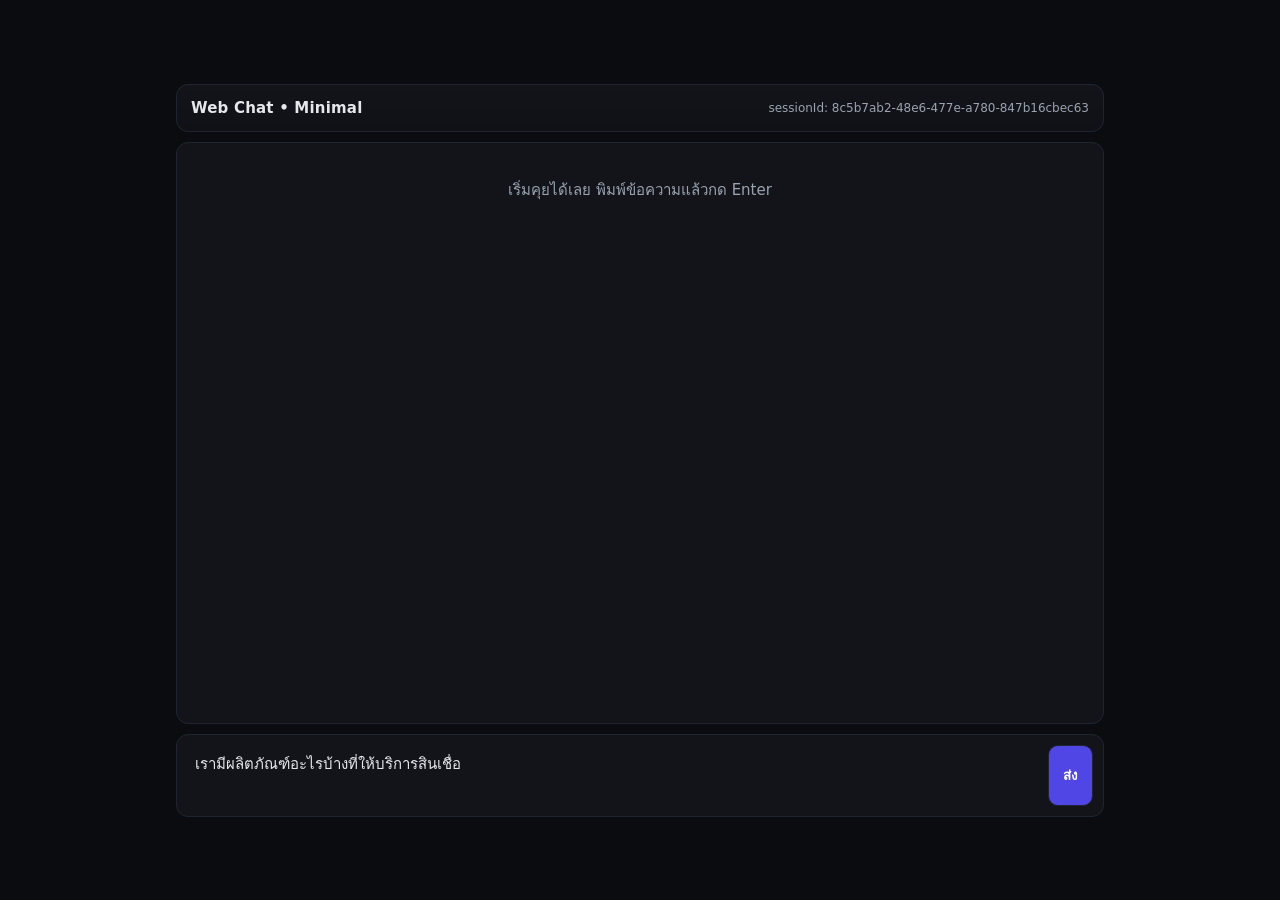
<file: AgenticAIV2/wwwroot/agentic/index.html>
﻿<!DOCTYPE html>
<html lang="th">
<head>
    <meta charset="UTF-8" />
    <meta name="viewport" content="width=device-width, initial-scale=1" />
    <title>Minimal Web Chat</title>
    <style>
        :root {
            --bg: #0b0c0f;
            --card: #12141a;
            --muted: #9aa3af;
            --text: #e5e7eb;
            --accent: #4f46e5;
            --accent-2: #22c55e;
            --border: #1f2530;
        }

        * {
            box-sizing: border-box;
        }

        html, body {
            height: 100%;
        }

        body {
            margin: 0;
            background: var(--bg);
            color: var(--text);
            font: 15px/1.5 ui-sans-serif, system-ui, -apple-system, Segoe UI, Roboto, Ubuntu, Cantarell, Noto Sans, Helvetica, Arial, "Apple Color Emoji", "Segoe UI Emoji";
            display: grid;
            place-items: center;
        }

        .app {
            width: min(960px, 100%);
            height: min(85vh, 800px);
            display: grid;
            grid-template-rows: auto 1fr auto;
            gap: 10px;
            padding: 16px;
        }

        .header {
            display: flex;
            align-items: center;
            justify-content: space-between;
            padding: 12px 14px;
            border: 1px solid var(--border);
            border-radius: 12px;
            background: linear-gradient(180deg, #12141a, #0f1116);
        }

        .brand {
            font-weight: 700;
            letter-spacing: .2px;
        }

        .sid {
            font-variant-numeric: tabular-nums;
            color: var(--muted);
            font-size: 12px;
        }

        .chat {
            border: 1px solid var(--border);
            border-radius: 12px;
            background: var(--card);
            padding: 12px;
            overflow: auto;
        }

        .empty {
            color: var(--muted);
            text-align: center;
            padding: 24px 0;
        }

        .msg {
            display: grid;
            grid-template-columns: 40px 1fr;
            gap: 10px;
            padding: 10px 8px;
            border-radius: 10px;
        }

            .msg + .msg {
                margin-top: 4px;
            }

        .avatar {
            width: 36px;
            height: 36px;
            border-radius: 50%;
            display: grid;
            place-items: center;
            font-weight: 700;
            background: #111827;
            color: #a5b4fc;
            border: 1px solid var(--border);
        }

            .avatar.bot {
                color: #86efac;
            }

        .bubble {
            padding: 10px 12px;
            border-radius: 12px;
            background: #0f1319;
            border: 1px solid var(--border);
            word-wrap: break-word;
            overflow-wrap: anywhere;
        }

            .bubble.user {
                background: rgba(79,70,229,.1);
                border-color: rgba(79,70,229,.25);
            }

            .bubble.bot {
                background: rgba(34,197,94,.08);
                border-color: rgba(34,197,94,.25);
            }

        .footer {
            display: grid;
            grid-template-columns: 1fr auto;
            gap: 8px;
            border: 1px solid var(--border);
            border-radius: 12px;
            background: var(--card);
            padding: 10px;
        }

        textarea {
            width: 100%;
            min-height: 44px;
            max-height: 160px;
            resize: none;
            background: transparent;
            border: none;
            outline: none;
            color: var(--text);
            font: inherit;
            padding: 8px;
            border-radius: 8px;
        }

        button {
            padding: 10px 14px;
            border: 1px solid var(--border);
            border-radius: 10px;
            background: var(--accent);
            color: white;
            font-weight: 600;
            cursor: pointer;
        }

            button[disabled] {
                opacity: .6;
                cursor: not-allowed;
            }

        details {
            margin-top: 8px;
            border: 1px dashed var(--border);
            border-radius: 8px;
            padding: 6px 8px;
            background: #0e1116;
        }

        summary {
            cursor: pointer;
            color: var(--muted);
        }

        pre {
            margin: 8px 0 0;
            padding: 8px;
            background: #0b0e13;
            border-radius: 8px;
            overflow: auto;
        }

        /* Minimal markdown styles */
        .md h2 {
            font-size: 18px;
            margin: 8px 0 4px
        }

        .md h3 {
            font-size: 16px;
            margin: 6px 0 2px
        }

        .md p {
            margin: 6px 0
        }

        .md ul {
            margin: 6px 0 6px 18px
        }

        .md li {
            margin: 2px 0
        }

        .muted {
            color: var(--muted);
            font-size: 12px
        }
    </style>
</head>
<body>
    <div class="app">
        <div class="header">
            <div class="brand">Web Chat • Minimal</div>
            <div class="sid" id="sid"></div>
        </div>

        <div id="chat" class="chat">
            <div class="empty">เริ่มคุยได้เลย พิมพ์ข้อความแล้วกด Enter</div>
        </div>

        <form class="footer" id="form">
            <textarea id="input" placeholder="พิมพ์ข้อความ… (Shift+Enter ขึ้นบรรทัดใหม่)"></textarea>
            <button id="send" type="submit">ส่ง</button>
        </form>
    </div>

    <script>
    // --- session id (GUID/UUID)
    const sessionId = (window.crypto?.randomUUID?.() || `${Date.now()}-${Math.random().toString(16).slice(2)}`);
    document.getElementById('sid').textContent = `sessionId: ${sessionId}`;

    // --- DOM helpers
    const chat = document.getElementById('chat');
    const form = document.getElementById('form');
    const input = document.getElementById('input');
    const sendBtn = document.getElementById('send');

    const scrollToBottom = () => chat.scrollTo({ top: chat.scrollHeight, behavior: 'smooth' });

    const el = (html) => {
      const t = document.createElement('template');
      t.innerHTML = html.trim();
      return t.content.firstElementChild;
    };

    function addUserMessage(text){
      const node = el(`
        <div class="msg">
          <div class="avatar">คุณ</div>
          <div class="bubble user"></div>
        </div>`);
      node.querySelector('.bubble').textContent = text;
      if (chat.querySelector('.empty')) chat.innerHTML = '';
      chat.appendChild(node);
      scrollToBottom();
    }

    function addBotMessage({ final, email, plan, journal, raw }){
      const node = el(`
        <div class="msg">
          <div class="avatar bot">บอท</div>
          <div class="bubble bot">
            <div class="md" id="md"></div>
            <details>
              <summary>ดู Email</summary>
              <div style="margin-top:6px">
                <div class="muted">Subject</div>
                <pre id="sub"></pre>
                <div class="muted">Body</div>
                <pre id="body"></pre>
              </div>
            </details>
            <details>
              <summary>แผนการทำงาน (plan)</summary>
              <pre id="plan"></pre>
            </details>
            <details>
              <summary>บันทึกการทำงาน (journal)</summary>
              <pre id="journal"></pre>
            </details>
            <details>
              <summary>Raw JSON</summary>
              <pre id="raw"></pre>
            </details>
          </div>
        </div>`);

      node.querySelector('#md').innerHTML = mdToHtml(final || '');
      node.querySelector('#sub').textContent = email?.subject || '';
      node.querySelector('#body').textContent = email?.body || '';
      node.querySelector('#plan').textContent = JSON.stringify(plan, null, 2);
      node.querySelector('#journal').textContent = JSON.stringify(journal, null, 2);
      node.querySelector('#raw').textContent = JSON.stringify(raw ?? {}, null, 2);

      if (chat.querySelector('.empty')) chat.innerHTML = '';
      chat.appendChild(node);
      scrollToBottom();
    }

    // --- ultra-light markdown renderer for headings/bold/lists/links/newlines
    function mdToHtml(md){
      if (!md) return '';
      let h = md
        .replace(/&/g, '&amp;').replace(/</g, '&lt;').replace(/>/g, '&gt;'); // escape
      // headings
      h = h.replace(/^###\s?(.*)$/gm, '<h3>$1<\/h3>');
      h = h.replace(/^##\s?(.*)$/gm, '<h2>$1<\/h2>');
      // bold & italics
      h = h.replace(/\*\*(.*?)\*\*/g, '<strong>$1<\/strong>');
      h = h.replace(/\*(.*?)\*/g, '<em>$1<\/em>');
      // lists
      h = h.replace(/^\s*[-•]\s(.*)$/gm, '<li>$1<\/li>');
      h = h.replace(/(<li>.*<\/li>\n?)+/g, m => `<ul>${m}<\/ul>`);
      // line breaks + paragraphs (keep blank lines)
      h = h.replace(/\n\n/g, '</p><p>');
      h = `<p>${h}<\/p>`;
      // links
      h = h.replace(/\[(.*?)\]\((https?:[^\s)]+)\)/g, '<a href="$2" target="_blank" rel="noopener noreferrer">$1<\/a>');
      return h;
    }

    // --- networking
    async function sendMessage(message){
      const payload = {
        message,
        sessionId
      };
        const res = await fetch('https://localhost:51384/chat', {
        method: 'POST',
        headers: { 'Content-Type': 'application/json' },
        body: JSON.stringify(payload)
      });
      if (!res.ok) {
        const text = await res.text().catch(()=> '');
        throw new Error(`HTTP ${res.status} — ${text || res.statusText}`);
      }
      return res.json();
    }

    // --- UX wiring
    form.addEventListener('submit', async (e) => {
      e.preventDefault();
      const text = input.value.trim();
      if (!text) return;
      input.value = '';
      addUserMessage(text);
      sendBtn.disabled = true;

      try {
        const data = await sendMessage(text);
        addBotMessage({
          final: data.final,
          email: data.email,
          plan: data.plan,
          journal: data.journal,
          raw: data,
        });
      } catch (err) {
        addBotMessage({
          final: `## เกิดข้อผิดพลาด\n\n**รายละเอียด:** ${err.message}`,
          email: null, plan: null, journal: null, raw: null
        });
      } finally {
        sendBtn.disabled = false;
        input.focus();
      }
    });

    // Enter to send, Shift+Enter for newline
    input.addEventListener('keydown', (e) => {
      if (e.key === 'Enter' && !e.shiftKey) {
        e.preventDefault();
        form.requestSubmit();
      }
    });

    // --- demo seed (optional): pre-fill example question
    input.value = 'เรามีผลิตภัณฑ์อะไรบ้างที่ให้บริการสินเชื่อ';
    </script>
</body>
</html>
</file>
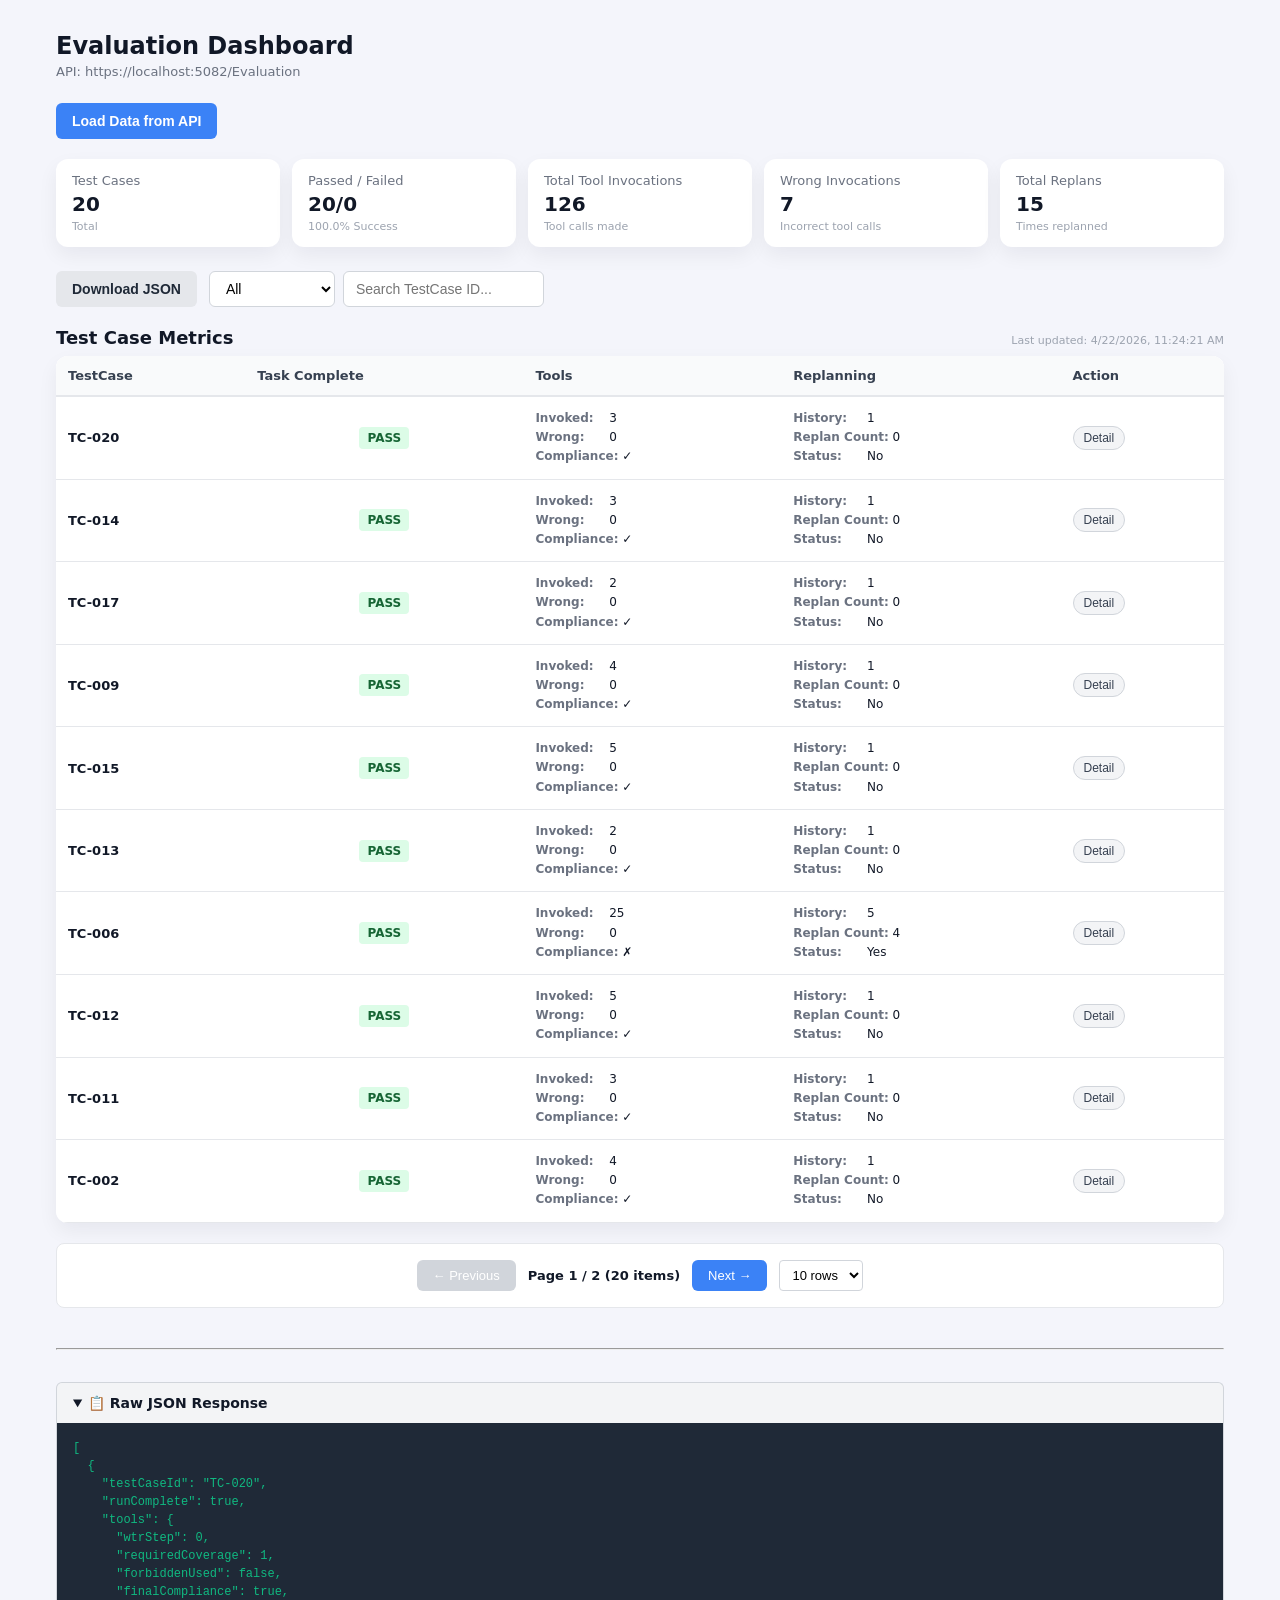
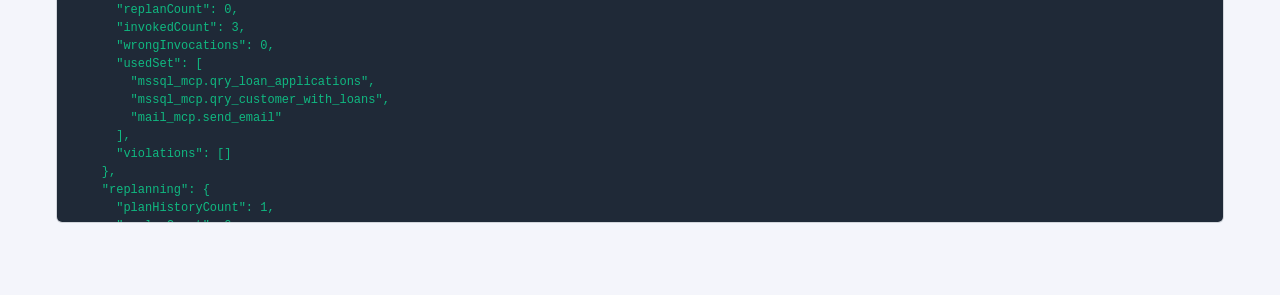
<file: _Screens/Eval Dashboard.html>
<!DOCTYPE html>
<!-- saved from url=(0043)https://localhost:51386/agentic/report.html -->
<html lang="en"><head><meta http-equiv="Content-Type" content="text/html; charset=UTF-8">
    
    
    <title>Eval Dashboard</title>
    <link rel="stylesheet" href="./Eval Dashboard_files/style.css">
</head>
<body>
    <div class="app-container">
        <header class="app-header">
            <h1>Evaluation Dashboard</h1>
            <span class="subtitle">API: https://localhost:5082/Evaluation</span>
        </header>

        <!-- controls -->
        <section class="control-bar" style="padding-bottom: 20px;">
            <div id="progress-container" class="progress-container" hidden="" style="display: none;">
                <div class="progress-track">
                    <div id="progress-bar" class="progress-bar" style="width: 100%;"></div>
                </div>
                <span id="progress-label" class="progress-label">Loading data from API...</span>
            </div>
            
            <button id="load-btn" class="btn-primary">Load Data from API</button>

        </section>

        <!-- Summary Cards -->
        <section id="summary" class="summary-grid"><div class="card">
            <div class="card-title">Test Cases</div>
            <div class="card-value">20</div>
            <div class="card-extra">Total</div>
        </div><div class="card">
            <div class="card-title">Passed / Failed</div>
            <div class="card-value">20/0</div>
            <div class="card-extra">100.0% Success</div>
        </div><div class="card">
            <div class="card-title">Total Tool Invocations</div>
            <div class="card-value">126</div>
            <div class="card-extra">Tool calls made</div>
        </div><div class="card">
            <div class="card-title">Wrong Invocations</div>
            <div class="card-value">7</div>
            <div class="card-extra">Incorrect tool calls</div>
        </div><div class="card">
            <div class="card-title">Total Replans</div>
            <div class="card-value">15</div>
            <div class="card-extra">Times replanned</div>
        </div></section>

        <!-- Actions Bar -->
        <section class="actions-bar">
            <button id="download-json-btn" class="btn-secondary">Download JSON</button>
            <div class="filter-controls">
                <select id="filter-status" class="filter-select">
                    <option value="">All</option>
                    <option value="PASS">Passed Only</option>
                    <option value="FAIL">Failed Only</option>
                </select>
                <input type="text" id="search-box" class="search-input" placeholder="Search TestCase ID...">
            </div>
        </section>

        <!-- Main Table -->
        <section class="table-section">
            <div class="table-header">
                <h2>Test Case Metrics</h2>
                <span id="last-updated" class="last-updated">Last updated: 4/22/2026, 11:24:21 AM</span>
            </div>

            <div class="table-wrapper">
                <table id="test-table">
                    <thead>
                        <tr>
                            <th>TestCase</th>
                            <th>Task Complete</th>
                            <th>Tools</th>
                            <th>Replanning</th>
                            <th>Action</th>
                        </tr>
                    </thead>
                    <tbody><tr class="data-row">
        <td><strong>TC-020</strong></td>
        <td class="center"><span class="badge badge-pass">PASS</span></td>
        <td>
        <div class="info-cell">
            <span class="label">Invoked:</span> <span class="value">3</span><br>
            <span class="label">Wrong:</span> <span class="value">0</span><br>
            <span class="label">Compliance:</span> <span class="value">✓</span>
        </div>
    </td>
        <td>
        <div class="info-cell">
            <span class="label">History:</span> <span class="value">1</span><br>
            <span class="label">Replan Count:</span> <span class="value">0</span><br>
            <span class="label">Status:</span> <span class="value">No</span>
        </div>
    </td>
        <td>
            <button class="btn-toggle" data-index="0">
                Detail
            </button>
        </td>
    </tr><tr class="detail-row" style="display: none;">
        <td colspan="5" class="detail-content">
            <div class="detail-panel">
                <div class="detail-section">
                    <h4>Tools Execution Details</h4>
                    <table class="detail-table">
                        <tbody><tr><td>WTR Step:</td><td>0</td></tr>
                        <tr><td>Required Coverage:</td><td>1</td></tr>
                        <tr><td>Forbidden Used:</td><td>No</td></tr>
                        <tr><td>Final Compliance:</td><td>Compliant</td></tr>
                        <tr><td>Replan Count:</td><td>0</td></tr>
                        <tr><td>Invoked Count:</td><td>3</td></tr>
                        <tr><td>Wrong Invocations:</td><td>0</td></tr>
                    </tbody></table>
                    <div class="detail-subsection"><strong>Tools Used:</strong><ul class="tools-list"><li>mssql_mcp.qry_loan_applications</li><li>mssql_mcp.qry_customer_with_loans</li><li>mail_mcp.send_email</li></ul></div>
                    
                </div>

                <div class="detail-section">
                    <h4>Replanning Details</h4>
                    <table class="detail-table">
                        <tbody><tr><td>Plan History Count:</td><td>1</td></tr>
                        <tr><td>Replan Count:</td><td>0</td></tr>
                        <tr><td>Was Replanned:</td><td>No</td></tr>
                    </tbody></table>
                </div>

                <div class="detail-section">
                    <h4>Raw JSON</h4>
                    <pre class="json-view">{
  "testCaseId": "TC-020",
  "runComplete": true,
  "tools": {
    "wtrStep": 0,
    "requiredCoverage": 1,
    "forbiddenUsed": false,
    "finalCompliance": true,
    "replanCount": 0,
    "invokedCount": 3,
    "wrongInvocations": 0,
    "usedSet": [
      "mssql_mcp.qry_loan_applications",
      "mssql_mcp.qry_customer_with_loans",
      "mail_mcp.send_email"
    ],
    "violations": []
  },
  "replanning": {
    "planHistoryCount": 1,
    "replanCount": 0,
    "replanned": false
  }
}</pre>
                </div>
            </div>
        </td>
    </tr><tr class="data-row">
        <td><strong>TC-014</strong></td>
        <td class="center"><span class="badge badge-pass">PASS</span></td>
        <td>
        <div class="info-cell">
            <span class="label">Invoked:</span> <span class="value">3</span><br>
            <span class="label">Wrong:</span> <span class="value">0</span><br>
            <span class="label">Compliance:</span> <span class="value">✓</span>
        </div>
    </td>
        <td>
        <div class="info-cell">
            <span class="label">History:</span> <span class="value">1</span><br>
            <span class="label">Replan Count:</span> <span class="value">0</span><br>
            <span class="label">Status:</span> <span class="value">No</span>
        </div>
    </td>
        <td>
            <button class="btn-toggle" data-index="1">
                Detail
            </button>
        </td>
    </tr><tr class="detail-row" style="display: none;">
        <td colspan="5" class="detail-content">
            <div class="detail-panel">
                <div class="detail-section">
                    <h4>Tools Execution Details</h4>
                    <table class="detail-table">
                        <tbody><tr><td>WTR Step:</td><td>0</td></tr>
                        <tr><td>Required Coverage:</td><td>1</td></tr>
                        <tr><td>Forbidden Used:</td><td>No</td></tr>
                        <tr><td>Final Compliance:</td><td>Compliant</td></tr>
                        <tr><td>Replan Count:</td><td>0</td></tr>
                        <tr><td>Invoked Count:</td><td>3</td></tr>
                        <tr><td>Wrong Invocations:</td><td>0</td></tr>
                    </tbody></table>
                    <div class="detail-subsection"><strong>Tools Used:</strong><ul class="tools-list"><li>mssql_mcp.qry_loans</li><li>mssql_mcp.qry_loan_balance_asof</li><li>mail_mcp.send_email</li></ul></div>
                    
                </div>

                <div class="detail-section">
                    <h4>Replanning Details</h4>
                    <table class="detail-table">
                        <tbody><tr><td>Plan History Count:</td><td>1</td></tr>
                        <tr><td>Replan Count:</td><td>0</td></tr>
                        <tr><td>Was Replanned:</td><td>No</td></tr>
                    </tbody></table>
                </div>

                <div class="detail-section">
                    <h4>Raw JSON</h4>
                    <pre class="json-view">{
  "testCaseId": "TC-014",
  "runComplete": true,
  "tools": {
    "wtrStep": 0,
    "requiredCoverage": 1,
    "forbiddenUsed": false,
    "finalCompliance": true,
    "replanCount": 0,
    "invokedCount": 3,
    "wrongInvocations": 0,
    "usedSet": [
      "mssql_mcp.qry_loans",
      "mssql_mcp.qry_loan_balance_asof",
      "mail_mcp.send_email"
    ],
    "violations": []
  },
  "replanning": {
    "planHistoryCount": 1,
    "replanCount": 0,
    "replanned": false
  }
}</pre>
                </div>
            </div>
        </td>
    </tr><tr class="data-row">
        <td><strong>TC-017</strong></td>
        <td class="center"><span class="badge badge-pass">PASS</span></td>
        <td>
        <div class="info-cell">
            <span class="label">Invoked:</span> <span class="value">2</span><br>
            <span class="label">Wrong:</span> <span class="value">0</span><br>
            <span class="label">Compliance:</span> <span class="value">✓</span>
        </div>
    </td>
        <td>
        <div class="info-cell">
            <span class="label">History:</span> <span class="value">1</span><br>
            <span class="label">Replan Count:</span> <span class="value">0</span><br>
            <span class="label">Status:</span> <span class="value">No</span>
        </div>
    </td>
        <td>
            <button class="btn-toggle" data-index="2">
                Detail
            </button>
        </td>
    </tr><tr class="detail-row" style="display: none;">
        <td colspan="5" class="detail-content">
            <div class="detail-panel">
                <div class="detail-section">
                    <h4>Tools Execution Details</h4>
                    <table class="detail-table">
                        <tbody><tr><td>WTR Step:</td><td>0</td></tr>
                        <tr><td>Required Coverage:</td><td>1</td></tr>
                        <tr><td>Forbidden Used:</td><td>No</td></tr>
                        <tr><td>Final Compliance:</td><td>Compliant</td></tr>
                        <tr><td>Replan Count:</td><td>0</td></tr>
                        <tr><td>Invoked Count:</td><td>2</td></tr>
                        <tr><td>Wrong Invocations:</td><td>0</td></tr>
                    </tbody></table>
                    <div class="detail-subsection"><strong>Tools Used:</strong><ul class="tools-list"><li>mssql_mcp.qry_payments_by_date</li><li>mail_mcp.send_email</li></ul></div>
                    
                </div>

                <div class="detail-section">
                    <h4>Replanning Details</h4>
                    <table class="detail-table">
                        <tbody><tr><td>Plan History Count:</td><td>1</td></tr>
                        <tr><td>Replan Count:</td><td>0</td></tr>
                        <tr><td>Was Replanned:</td><td>No</td></tr>
                    </tbody></table>
                </div>

                <div class="detail-section">
                    <h4>Raw JSON</h4>
                    <pre class="json-view">{
  "testCaseId": "TC-017",
  "runComplete": true,
  "tools": {
    "wtrStep": 0,
    "requiredCoverage": 1,
    "forbiddenUsed": false,
    "finalCompliance": true,
    "replanCount": 0,
    "invokedCount": 2,
    "wrongInvocations": 0,
    "usedSet": [
      "mssql_mcp.qry_payments_by_date",
      "mail_mcp.send_email"
    ],
    "violations": []
  },
  "replanning": {
    "planHistoryCount": 1,
    "replanCount": 0,
    "replanned": false
  }
}</pre>
                </div>
            </div>
        </td>
    </tr><tr class="data-row">
        <td><strong>TC-009</strong></td>
        <td class="center"><span class="badge badge-pass">PASS</span></td>
        <td>
        <div class="info-cell">
            <span class="label">Invoked:</span> <span class="value">4</span><br>
            <span class="label">Wrong:</span> <span class="value">0</span><br>
            <span class="label">Compliance:</span> <span class="value">✓</span>
        </div>
    </td>
        <td>
        <div class="info-cell">
            <span class="label">History:</span> <span class="value">1</span><br>
            <span class="label">Replan Count:</span> <span class="value">0</span><br>
            <span class="label">Status:</span> <span class="value">No</span>
        </div>
    </td>
        <td>
            <button class="btn-toggle" data-index="3">
                Detail
            </button>
        </td>
    </tr><tr class="detail-row" style="display: none;">
        <td colspan="5" class="detail-content">
            <div class="detail-panel">
                <div class="detail-section">
                    <h4>Tools Execution Details</h4>
                    <table class="detail-table">
                        <tbody><tr><td>WTR Step:</td><td>0</td></tr>
                        <tr><td>Required Coverage:</td><td>1</td></tr>
                        <tr><td>Forbidden Used:</td><td>No</td></tr>
                        <tr><td>Final Compliance:</td><td>Compliant</td></tr>
                        <tr><td>Replan Count:</td><td>0</td></tr>
                        <tr><td>Invoked Count:</td><td>4</td></tr>
                        <tr><td>Wrong Invocations:</td><td>0</td></tr>
                    </tbody></table>
                    <div class="detail-subsection"><strong>Tools Used:</strong><ul class="tools-list"><li>mssql_mcp.qry_prepayment_history</li><li>mssql_mcp.qry_loan_overview</li><li>mssql_mcp.qry_payments_by_loan</li><li>mail_mcp.send_email</li></ul></div>
                    
                </div>

                <div class="detail-section">
                    <h4>Replanning Details</h4>
                    <table class="detail-table">
                        <tbody><tr><td>Plan History Count:</td><td>1</td></tr>
                        <tr><td>Replan Count:</td><td>0</td></tr>
                        <tr><td>Was Replanned:</td><td>No</td></tr>
                    </tbody></table>
                </div>

                <div class="detail-section">
                    <h4>Raw JSON</h4>
                    <pre class="json-view">{
  "testCaseId": "TC-009",
  "runComplete": true,
  "tools": {
    "wtrStep": 0,
    "requiredCoverage": 1,
    "forbiddenUsed": false,
    "finalCompliance": true,
    "replanCount": 0,
    "invokedCount": 4,
    "wrongInvocations": 0,
    "usedSet": [
      "mssql_mcp.qry_prepayment_history",
      "mssql_mcp.qry_loan_overview",
      "mssql_mcp.qry_payments_by_loan",
      "mail_mcp.send_email"
    ],
    "violations": []
  },
  "replanning": {
    "planHistoryCount": 1,
    "replanCount": 0,
    "replanned": false
  }
}</pre>
                </div>
            </div>
        </td>
    </tr><tr class="data-row">
        <td><strong>TC-015</strong></td>
        <td class="center"><span class="badge badge-pass">PASS</span></td>
        <td>
        <div class="info-cell">
            <span class="label">Invoked:</span> <span class="value">5</span><br>
            <span class="label">Wrong:</span> <span class="value">0</span><br>
            <span class="label">Compliance:</span> <span class="value">✓</span>
        </div>
    </td>
        <td>
        <div class="info-cell">
            <span class="label">History:</span> <span class="value">1</span><br>
            <span class="label">Replan Count:</span> <span class="value">0</span><br>
            <span class="label">Status:</span> <span class="value">No</span>
        </div>
    </td>
        <td>
            <button class="btn-toggle" data-index="4">
                Detail
            </button>
        </td>
    </tr><tr class="detail-row" style="display: none;">
        <td colspan="5" class="detail-content">
            <div class="detail-panel">
                <div class="detail-section">
                    <h4>Tools Execution Details</h4>
                    <table class="detail-table">
                        <tbody><tr><td>WTR Step:</td><td>0</td></tr>
                        <tr><td>Required Coverage:</td><td>1</td></tr>
                        <tr><td>Forbidden Used:</td><td>No</td></tr>
                        <tr><td>Final Compliance:</td><td>Compliant</td></tr>
                        <tr><td>Replan Count:</td><td>0</td></tr>
                        <tr><td>Invoked Count:</td><td>5</td></tr>
                        <tr><td>Wrong Invocations:</td><td>0</td></tr>
                    </tbody></table>
                    <div class="detail-subsection"><strong>Tools Used:</strong><ul class="tools-list"><li>mssql_mcp.qry_customers</li><li>mssql_mcp.qry_customer_with_loans</li><li>mssql_mcp.qry_payment_schedule_by_loan</li><li>mssql_mcp.qry_payments_by_loan</li><li>mail_mcp.send_email</li></ul></div>
                    
                </div>

                <div class="detail-section">
                    <h4>Replanning Details</h4>
                    <table class="detail-table">
                        <tbody><tr><td>Plan History Count:</td><td>1</td></tr>
                        <tr><td>Replan Count:</td><td>0</td></tr>
                        <tr><td>Was Replanned:</td><td>No</td></tr>
                    </tbody></table>
                </div>

                <div class="detail-section">
                    <h4>Raw JSON</h4>
                    <pre class="json-view">{
  "testCaseId": "TC-015",
  "runComplete": true,
  "tools": {
    "wtrStep": 0,
    "requiredCoverage": 1,
    "forbiddenUsed": false,
    "finalCompliance": true,
    "replanCount": 0,
    "invokedCount": 5,
    "wrongInvocations": 0,
    "usedSet": [
      "mssql_mcp.qry_customers",
      "mssql_mcp.qry_customer_with_loans",
      "mssql_mcp.qry_payment_schedule_by_loan",
      "mssql_mcp.qry_payments_by_loan",
      "mail_mcp.send_email"
    ],
    "violations": []
  },
  "replanning": {
    "planHistoryCount": 1,
    "replanCount": 0,
    "replanned": false
  }
}</pre>
                </div>
            </div>
        </td>
    </tr><tr class="data-row">
        <td><strong>TC-013</strong></td>
        <td class="center"><span class="badge badge-pass">PASS</span></td>
        <td>
        <div class="info-cell">
            <span class="label">Invoked:</span> <span class="value">2</span><br>
            <span class="label">Wrong:</span> <span class="value">0</span><br>
            <span class="label">Compliance:</span> <span class="value">✓</span>
        </div>
    </td>
        <td>
        <div class="info-cell">
            <span class="label">History:</span> <span class="value">1</span><br>
            <span class="label">Replan Count:</span> <span class="value">0</span><br>
            <span class="label">Status:</span> <span class="value">No</span>
        </div>
    </td>
        <td>
            <button class="btn-toggle" data-index="5">
                Detail
            </button>
        </td>
    </tr><tr class="detail-row" style="display: none;">
        <td colspan="5" class="detail-content">
            <div class="detail-panel">
                <div class="detail-section">
                    <h4>Tools Execution Details</h4>
                    <table class="detail-table">
                        <tbody><tr><td>WTR Step:</td><td>0</td></tr>
                        <tr><td>Required Coverage:</td><td>1</td></tr>
                        <tr><td>Forbidden Used:</td><td>No</td></tr>
                        <tr><td>Final Compliance:</td><td>Compliant</td></tr>
                        <tr><td>Replan Count:</td><td>0</td></tr>
                        <tr><td>Invoked Count:</td><td>2</td></tr>
                        <tr><td>Wrong Invocations:</td><td>0</td></tr>
                    </tbody></table>
                    <div class="detail-subsection"><strong>Tools Used:</strong><ul class="tools-list"><li>mssql_mcp.qry_loan_applications</li><li>mail_mcp.send_email</li></ul></div>
                    
                </div>

                <div class="detail-section">
                    <h4>Replanning Details</h4>
                    <table class="detail-table">
                        <tbody><tr><td>Plan History Count:</td><td>1</td></tr>
                        <tr><td>Replan Count:</td><td>0</td></tr>
                        <tr><td>Was Replanned:</td><td>No</td></tr>
                    </tbody></table>
                </div>

                <div class="detail-section">
                    <h4>Raw JSON</h4>
                    <pre class="json-view">{
  "testCaseId": "TC-013",
  "runComplete": true,
  "tools": {
    "wtrStep": 0,
    "requiredCoverage": 1,
    "forbiddenUsed": false,
    "finalCompliance": true,
    "replanCount": 0,
    "invokedCount": 2,
    "wrongInvocations": 0,
    "usedSet": [
      "mssql_mcp.qry_loan_applications",
      "mail_mcp.send_email"
    ],
    "violations": []
  },
  "replanning": {
    "planHistoryCount": 1,
    "replanCount": 0,
    "replanned": false
  }
}</pre>
                </div>
            </div>
        </td>
    </tr><tr class="data-row">
        <td><strong>TC-006</strong></td>
        <td class="center"><span class="badge badge-pass">PASS</span></td>
        <td>
        <div class="info-cell">
            <span class="label">Invoked:</span> <span class="value">25</span><br>
            <span class="label">Wrong:</span> <span class="value">0</span><br>
            <span class="label">Compliance:</span> <span class="value">✗</span>
        </div>
    </td>
        <td>
        <div class="info-cell">
            <span class="label">History:</span> <span class="value">5</span><br>
            <span class="label">Replan Count:</span> <span class="value">4</span><br>
            <span class="label">Status:</span> <span class="value">Yes</span>
        </div>
    </td>
        <td>
            <button class="btn-toggle" data-index="6">
                Detail
            </button>
        </td>
    </tr><tr class="detail-row" style="display: none;">
        <td colspan="5" class="detail-content">
            <div class="detail-panel">
                <div class="detail-section">
                    <h4>Tools Execution Details</h4>
                    <table class="detail-table">
                        <tbody><tr><td>WTR Step:</td><td>0.16</td></tr>
                        <tr><td>Required Coverage:</td><td>1</td></tr>
                        <tr><td>Forbidden Used:</td><td>No</td></tr>
                        <tr><td>Final Compliance:</td><td>Non-Compliant</td></tr>
                        <tr><td>Replan Count:</td><td>4</td></tr>
                        <tr><td>Invoked Count:</td><td>25</td></tr>
                        <tr><td>Wrong Invocations:</td><td>0</td></tr>
                    </tbody></table>
                    <div class="detail-subsection"><strong>Tools Used:</strong><ul class="tools-list"><li>mssql_mcp.qry_loans</li><li>mssql_mcp.qry_loan_balance_asof</li><li>mail_mcp.send_email</li></ul></div>
                    
                </div>

                <div class="detail-section">
                    <h4>Replanning Details</h4>
                    <table class="detail-table">
                        <tbody><tr><td>Plan History Count:</td><td>5</td></tr>
                        <tr><td>Replan Count:</td><td>4</td></tr>
                        <tr><td>Was Replanned:</td><td>Yes</td></tr>
                    </tbody></table>
                </div>

                <div class="detail-section">
                    <h4>Raw JSON</h4>
                    <pre class="json-view">{
  "testCaseId": "TC-006",
  "runComplete": true,
  "tools": {
    "wtrStep": 0.16,
    "requiredCoverage": 1,
    "forbiddenUsed": false,
    "finalCompliance": false,
    "replanCount": 4,
    "invokedCount": 25,
    "wrongInvocations": 0,
    "usedSet": [
      "mssql_mcp.qry_loans",
      "mssql_mcp.qry_loan_balance_asof",
      "mail_mcp.send_email"
    ],
    "violations": []
  },
  "replanning": {
    "planHistoryCount": 5,
    "replanCount": 4,
    "replanned": true
  }
}</pre>
                </div>
            </div>
        </td>
    </tr><tr class="data-row">
        <td><strong>TC-012</strong></td>
        <td class="center"><span class="badge badge-pass">PASS</span></td>
        <td>
        <div class="info-cell">
            <span class="label">Invoked:</span> <span class="value">5</span><br>
            <span class="label">Wrong:</span> <span class="value">0</span><br>
            <span class="label">Compliance:</span> <span class="value">✓</span>
        </div>
    </td>
        <td>
        <div class="info-cell">
            <span class="label">History:</span> <span class="value">1</span><br>
            <span class="label">Replan Count:</span> <span class="value">0</span><br>
            <span class="label">Status:</span> <span class="value">No</span>
        </div>
    </td>
        <td>
            <button class="btn-toggle" data-index="7">
                Detail
            </button>
        </td>
    </tr><tr class="detail-row" style="display: none;">
        <td colspan="5" class="detail-content">
            <div class="detail-panel">
                <div class="detail-section">
                    <h4>Tools Execution Details</h4>
                    <table class="detail-table">
                        <tbody><tr><td>WTR Step:</td><td>0</td></tr>
                        <tr><td>Required Coverage:</td><td>1</td></tr>
                        <tr><td>Forbidden Used:</td><td>No</td></tr>
                        <tr><td>Final Compliance:</td><td>Compliant</td></tr>
                        <tr><td>Replan Count:</td><td>0</td></tr>
                        <tr><td>Invoked Count:</td><td>5</td></tr>
                        <tr><td>Wrong Invocations:</td><td>0</td></tr>
                    </tbody></table>
                    <div class="detail-subsection"><strong>Tools Used:</strong><ul class="tools-list"><li>mssql_mcp.qry_collector_queue</li><li>mssql_mcp.qry_loan_overview</li><li>mail_mcp.send_email</li></ul></div>
                    
                </div>

                <div class="detail-section">
                    <h4>Replanning Details</h4>
                    <table class="detail-table">
                        <tbody><tr><td>Plan History Count:</td><td>1</td></tr>
                        <tr><td>Replan Count:</td><td>0</td></tr>
                        <tr><td>Was Replanned:</td><td>No</td></tr>
                    </tbody></table>
                </div>

                <div class="detail-section">
                    <h4>Raw JSON</h4>
                    <pre class="json-view">{
  "testCaseId": "TC-012",
  "runComplete": true,
  "tools": {
    "wtrStep": 0,
    "requiredCoverage": 1,
    "forbiddenUsed": false,
    "finalCompliance": true,
    "replanCount": 0,
    "invokedCount": 5,
    "wrongInvocations": 0,
    "usedSet": [
      "mssql_mcp.qry_collector_queue",
      "mssql_mcp.qry_loan_overview",
      "mail_mcp.send_email"
    ],
    "violations": []
  },
  "replanning": {
    "planHistoryCount": 1,
    "replanCount": 0,
    "replanned": false
  }
}</pre>
                </div>
            </div>
        </td>
    </tr><tr class="data-row">
        <td><strong>TC-011</strong></td>
        <td class="center"><span class="badge badge-pass">PASS</span></td>
        <td>
        <div class="info-cell">
            <span class="label">Invoked:</span> <span class="value">3</span><br>
            <span class="label">Wrong:</span> <span class="value">0</span><br>
            <span class="label">Compliance:</span> <span class="value">✓</span>
        </div>
    </td>
        <td>
        <div class="info-cell">
            <span class="label">History:</span> <span class="value">1</span><br>
            <span class="label">Replan Count:</span> <span class="value">0</span><br>
            <span class="label">Status:</span> <span class="value">No</span>
        </div>
    </td>
        <td>
            <button class="btn-toggle" data-index="8">
                Detail
            </button>
        </td>
    </tr><tr class="detail-row" style="display: none;">
        <td colspan="5" class="detail-content">
            <div class="detail-panel">
                <div class="detail-section">
                    <h4>Tools Execution Details</h4>
                    <table class="detail-table">
                        <tbody><tr><td>WTR Step:</td><td>0</td></tr>
                        <tr><td>Required Coverage:</td><td>1</td></tr>
                        <tr><td>Forbidden Used:</td><td>No</td></tr>
                        <tr><td>Final Compliance:</td><td>Compliant</td></tr>
                        <tr><td>Replan Count:</td><td>0</td></tr>
                        <tr><td>Invoked Count:</td><td>3</td></tr>
                        <tr><td>Wrong Invocations:</td><td>0</td></tr>
                    </tbody></table>
                    <div class="detail-subsection"><strong>Tools Used:</strong><ul class="tools-list"><li>mssql_mcp.qry_product_portfolio_summary</li><li>mssql_mcp.qry_loans</li><li>mail_mcp.send_email</li></ul></div>
                    
                </div>

                <div class="detail-section">
                    <h4>Replanning Details</h4>
                    <table class="detail-table">
                        <tbody><tr><td>Plan History Count:</td><td>1</td></tr>
                        <tr><td>Replan Count:</td><td>0</td></tr>
                        <tr><td>Was Replanned:</td><td>No</td></tr>
                    </tbody></table>
                </div>

                <div class="detail-section">
                    <h4>Raw JSON</h4>
                    <pre class="json-view">{
  "testCaseId": "TC-011",
  "runComplete": true,
  "tools": {
    "wtrStep": 0,
    "requiredCoverage": 1,
    "forbiddenUsed": false,
    "finalCompliance": true,
    "replanCount": 0,
    "invokedCount": 3,
    "wrongInvocations": 0,
    "usedSet": [
      "mssql_mcp.qry_product_portfolio_summary",
      "mssql_mcp.qry_loans",
      "mail_mcp.send_email"
    ],
    "violations": []
  },
  "replanning": {
    "planHistoryCount": 1,
    "replanCount": 0,
    "replanned": false
  }
}</pre>
                </div>
            </div>
        </td>
    </tr><tr class="data-row">
        <td><strong>TC-002</strong></td>
        <td class="center"><span class="badge badge-pass">PASS</span></td>
        <td>
        <div class="info-cell">
            <span class="label">Invoked:</span> <span class="value">4</span><br>
            <span class="label">Wrong:</span> <span class="value">0</span><br>
            <span class="label">Compliance:</span> <span class="value">✓</span>
        </div>
    </td>
        <td>
        <div class="info-cell">
            <span class="label">History:</span> <span class="value">1</span><br>
            <span class="label">Replan Count:</span> <span class="value">0</span><br>
            <span class="label">Status:</span> <span class="value">No</span>
        </div>
    </td>
        <td>
            <button class="btn-toggle" data-index="9">
                Detail
            </button>
        </td>
    </tr><tr class="detail-row" style="display: none;">
        <td colspan="5" class="detail-content">
            <div class="detail-panel">
                <div class="detail-section">
                    <h4>Tools Execution Details</h4>
                    <table class="detail-table">
                        <tbody><tr><td>WTR Step:</td><td>0</td></tr>
                        <tr><td>Required Coverage:</td><td>1</td></tr>
                        <tr><td>Forbidden Used:</td><td>No</td></tr>
                        <tr><td>Final Compliance:</td><td>Compliant</td></tr>
                        <tr><td>Replan Count:</td><td>0</td></tr>
                        <tr><td>Invoked Count:</td><td>4</td></tr>
                        <tr><td>Wrong Invocations:</td><td>0</td></tr>
                    </tbody></table>
                    <div class="detail-subsection"><strong>Tools Used:</strong><ul class="tools-list"><li>mssql_mcp.qry_customers</li><li>mssql_mcp.qry_customer_with_loans</li><li>mssql_mcp.qry_loan_overview</li><li>mail_mcp.send_email</li></ul></div>
                    
                </div>

                <div class="detail-section">
                    <h4>Replanning Details</h4>
                    <table class="detail-table">
                        <tbody><tr><td>Plan History Count:</td><td>1</td></tr>
                        <tr><td>Replan Count:</td><td>0</td></tr>
                        <tr><td>Was Replanned:</td><td>No</td></tr>
                    </tbody></table>
                </div>

                <div class="detail-section">
                    <h4>Raw JSON</h4>
                    <pre class="json-view">{
  "testCaseId": "TC-002",
  "runComplete": true,
  "tools": {
    "wtrStep": 0,
    "requiredCoverage": 1,
    "forbiddenUsed": false,
    "finalCompliance": true,
    "replanCount": 0,
    "invokedCount": 4,
    "wrongInvocations": 0,
    "usedSet": [
      "mssql_mcp.qry_customers",
      "mssql_mcp.qry_customer_with_loans",
      "mssql_mcp.qry_loan_overview",
      "mail_mcp.send_email"
    ],
    "violations": []
  },
  "replanning": {
    "planHistoryCount": 1,
    "replanCount": 0,
    "replanned": false
  }
}</pre>
                </div>
            </div>
        </td>
    </tr></tbody>
                </table>
            </div>

            <!-- Pagination -->
            <div class="pagination-container">
                <button id="prev-page-btn" class="btn-pagination" disabled="">← Previous</button>
                <span id="page-info" class="page-info">Page 1 / 2 (20 items)</span>
                <button id="next-page-btn" class="btn-pagination">Next →</button>
                <select id="rows-per-page" class="rows-select">
                    <option value="5">5 rows</option>
                    <option value="10" selected="">10 rows</option>
                    <option value="20">20 rows</option>
                    <option value="50">50 rows</option>
                </select>
            </div>
        </section>

        <div style="margin-top: 40px;"></div>
        <hr>
        <details class="json-output-section" open="">
            <summary>📋 Raw JSON Response</summary>
            <div id="jsonOutput" class="code-box">[
  {
    "testCaseId": "TC-020",
    "runComplete": true,
    "tools": {
      "wtrStep": 0,
      "requiredCoverage": 1,
      "forbiddenUsed": false,
      "finalCompliance": true,
      "replanCount": 0,
      "invokedCount": 3,
      "wrongInvocations": 0,
      "usedSet": [
        "mssql_mcp.qry_loan_applications",
        "mssql_mcp.qry_customer_with_loans",
        "mail_mcp.send_email"
      ],
      "violations": []
    },
    "replanning": {
      "planHistoryCount": 1,
      "replanCount": 0,
      "replanned": false
    }
  },
  {
    "testCaseId": "TC-014",
    "runComplete": true,
    "tools": {
      "wtrStep": 0,
      "requiredCoverage": 1,
      "forbiddenUsed": false,
      "finalCompliance": true,
      "replanCount": 0,
      "invokedCount": 3,
      "wrongInvocations": 0,
      "usedSet": [
        "mssql_mcp.qry_loans",
        "mssql_mcp.qry_loan_balance_asof",
        "mail_mcp.send_email"
      ],
      "violations": []
    },
    "replanning": {
      "planHistoryCount": 1,
      "replanCount": 0,
      "replanned": false
    }
  },
  {
    "testCaseId": "TC-017",
    "runComplete": true,
    "tools": {
      "wtrStep": 0,
      "requiredCoverage": 1,
      "forbiddenUsed": false,
      "finalCompliance": true,
      "replanCount": 0,
      "invokedCount": 2,
      "wrongInvocations": 0,
      "usedSet": [
        "mssql_mcp.qry_payments_by_date",
        "mail_mcp.send_email"
      ],
      "violations": []
    },
    "replanning": {
      "planHistoryCount": 1,
      "replanCount": 0,
      "replanned": false
    }
  },
  {
    "testCaseId": "TC-009",
    "runComplete": true,
    "tools": {
      "wtrStep": 0,
      "requiredCoverage": 1,
      "forbiddenUsed": false,
      "finalCompliance": true,
      "replanCount": 0,
      "invokedCount": 4,
      "wrongInvocations": 0,
      "usedSet": [
        "mssql_mcp.qry_prepayment_history",
        "mssql_mcp.qry_loan_overview",
        "mssql_mcp.qry_payments_by_loan",
        "mail_mcp.send_email"
      ],
      "violations": []
    },
    "replanning": {
      "planHistoryCount": 1,
      "replanCount": 0,
      "replanned": false
    }
  },
  {
    "testCaseId": "TC-015",
    "runComplete": true,
    "tools": {
      "wtrStep": 0,
      "requiredCoverage": 1,
      "forbiddenUsed": false,
      "finalCompliance": true,
      "replanCount": 0,
      "invokedCount": 5,
      "wrongInvocations": 0,
      "usedSet": [
        "mssql_mcp.qry_customers",
        "mssql_mcp.qry_customer_with_loans",
        "mssql_mcp.qry_payment_schedule_by_loan",
        "mssql_mcp.qry_payments_by_loan",
        "mail_mcp.send_email"
      ],
      "violations": []
    },
    "replanning": {
      "planHistoryCount": 1,
      "replanCount": 0,
      "replanned": false
    }
  },
  {
    "testCaseId": "TC-013",
    "runComplete": true,
    "tools": {
      "wtrStep": 0,
      "requiredCoverage": 1,
      "forbiddenUsed": false,
      "finalCompliance": true,
      "replanCount": 0,
      "invokedCount": 2,
      "wrongInvocations": 0,
      "usedSet": [
        "mssql_mcp.qry_loan_applications",
        "mail_mcp.send_email"
      ],
      "violations": []
    },
    "replanning": {
      "planHistoryCount": 1,
      "replanCount": 0,
      "replanned": false
    }
  },
  {
    "testCaseId": "TC-006",
    "runComplete": true,
    "tools": {
      "wtrStep": 0.16,
      "requiredCoverage": 1,
      "forbiddenUsed": false,
      "finalCompliance": false,
      "replanCount": 4,
      "invokedCount": 25,
      "wrongInvocations": 0,
      "usedSet": [
        "mssql_mcp.qry_loans",
        "mssql_mcp.qry_loan_balance_asof",
        "mail_mcp.send_email"
      ],
      "violations": []
    },
    "replanning": {
      "planHistoryCount": 5,
      "replanCount": 4,
      "replanned": true
    }
  },
  {
    "testCaseId": "TC-012",
    "runComplete": true,
    "tools": {
      "wtrStep": 0,
      "requiredCoverage": 1,
      "forbiddenUsed": false,
      "finalCompliance": true,
      "replanCount": 0,
      "invokedCount": 5,
      "wrongInvocations": 0,
      "usedSet": [
        "mssql_mcp.qry_collector_queue",
        "mssql_mcp.qry_loan_overview",
        "mail_mcp.send_email"
      ],
      "violations": []
    },
    "replanning": {
      "planHistoryCount": 1,
      "replanCount": 0,
      "replanned": false
    }
  },
  {
    "testCaseId": "TC-011",
    "runComplete": true,
    "tools": {
      "wtrStep": 0,
      "requiredCoverage": 1,
      "forbiddenUsed": false,
      "finalCompliance": true,
      "replanCount": 0,
      "invokedCount": 3,
      "wrongInvocations": 0,
      "usedSet": [
        "mssql_mcp.qry_product_portfolio_summary",
        "mssql_mcp.qry_loans",
        "mail_mcp.send_email"
      ],
      "violations": []
    },
    "replanning": {
      "planHistoryCount": 1,
      "replanCount": 0,
      "replanned": false
    }
  },
  {
    "testCaseId": "TC-002",
    "runComplete": true,
    "tools": {
      "wtrStep": 0,
      "requiredCoverage": 1,
      "forbiddenUsed": false,
      "finalCompliance": true,
      "replanCount": 0,
      "invokedCount": 4,
      "wrongInvocations": 0,
      "usedSet": [
        "mssql_mcp.qry_customers",
        "mssql_mcp.qry_customer_with_loans",
        "mssql_mcp.qry_loan_overview",
        "mail_mcp.send_email"
      ],
      "violations": []
    },
    "replanning": {
      "planHistoryCount": 1,
      "replanCount": 0,
      "replanned": false
    }
  },
  {
    "testCaseId": "TC-010",
    "runComplete": true,
    "tools": {
      "wtrStep": 0,
      "requiredCoverage": 1,
      "forbiddenUsed": false,
      "finalCompliance": true,
      "replanCount": 0,
      "invokedCount": 2,
      "wrongInvocations": 0,
      "usedSet": [
        "mssql_mcp.qry_delinquency_aging",
        "mail_mcp.send_email"
      ],
      "violations": []
    },
    "replanning": {
      "planHistoryCount": 1,
      "replanCount": 0,
      "replanned": false
    }
  },
  {
    "testCaseId": "TC-019",
    "runComplete": true,
    "tools": {
      "wtrStep": 0,
      "requiredCoverage": 1,
      "forbiddenUsed": false,
      "finalCompliance": true,
      "replanCount": 0,
      "invokedCount": 2,
      "wrongInvocations": 0,
      "usedSet": [
        "mssql_mcp.qry_delinquency_aging",
        "mail_mcp.send_email"
      ],
      "violations": []
    },
    "replanning": {
      "planHistoryCount": 1,
      "replanCount": 0,
      "replanned": false
    }
  },
  {
    "testCaseId": "TC-016",
    "runComplete": true,
    "tools": {
      "wtrStep": 0,
      "requiredCoverage": 1,
      "forbiddenUsed": false,
      "finalCompliance": true,
      "replanCount": 0,
      "invokedCount": 2,
      "wrongInvocations": 0,
      "usedSet": [
        "mssql_mcp.qry_interest_methods",
        "mail_mcp.send_email"
      ],
      "violations": []
    },
    "replanning": {
      "planHistoryCount": 1,
      "replanCount": 0,
      "replanned": false
    }
  },
  {
    "testCaseId": "TC-008",
    "runComplete": true,
    "tools": {
      "wtrStep": 0.2,
      "requiredCoverage": 1,
      "forbiddenUsed": false,
      "finalCompliance": false,
      "replanCount": 1,
      "invokedCount": 5,
      "wrongInvocations": 1,
      "usedSet": [
        "mssql_mcp.qry_payment_schedule_by_loan",
        "mssql_mcp.qry_loans",
        "mail_mcp.send_email",
        "mssql_mcp.qry_collector_queue"
      ],
      "violations": [
        {
          "stepId": "query-loans",
          "toolFullName": "mssql_mcp.qry_loans",
          "reason": "tool_not_allowed"
        }
      ]
    },
    "replanning": {
      "planHistoryCount": 2,
      "replanCount": 1,
      "replanned": true
    }
  },
  {
    "testCaseId": "TC-003",
    "runComplete": true,
    "tools": {
      "wtrStep": 0.125,
      "requiredCoverage": 1,
      "forbiddenUsed": false,
      "finalCompliance": false,
      "replanCount": 1,
      "invokedCount": 8,
      "wrongInvocations": 1,
      "usedSet": [
        "mssql_mcp.qry_customers",
        "mssql_mcp.qry_customer_with_loans",
        "mssql_mcp.qry_upcoming_due",
        "mail_mcp.send_email",
        "mssql_mcp.qry_payment_schedule_by_loan"
      ],
      "violations": [
        {
          "stepId": "get-upcoming-due",
          "toolFullName": "mssql_mcp.qry_upcoming_due",
          "reason": "tool_not_allowed"
        }
      ]
    },
    "replanning": {
      "planHistoryCount": 2,
      "replanCount": 1,
      "replanned": true
    }
  },
  {
    "testCaseId": "TC-005",
    "runComplete": true,
    "tools": {
      "wtrStep": 0.16666666666666666,
      "requiredCoverage": 1,
      "forbiddenUsed": false,
      "finalCompliance": false,
      "replanCount": 1,
      "invokedCount": 6,
      "wrongInvocations": 1,
      "usedSet": [
        "mssql_mcp.qry_payments_by_date",
        "mssql_mcp.qry_loan_balance_asof",
        "mail_mcp.send_email",
        "mssql_mcp.qry_loan_overview"
      ],
      "violations": [
        {
          "stepId": "get-loan-balance",
          "toolFullName": "mssql_mcp.qry_loan_balance_asof",
          "reason": "tool_not_allowed"
        }
      ]
    },
    "replanning": {
      "planHistoryCount": 2,
      "replanCount": 1,
      "replanned": true
    }
  },
  {
    "testCaseId": "TC-004",
    "runComplete": true,
    "tools": {
      "wtrStep": 0,
      "requiredCoverage": 1,
      "forbiddenUsed": false,
      "finalCompliance": true,
      "replanCount": 0,
      "invokedCount": 2,
      "wrongInvocations": 0,
      "usedSet": [
        "mssql_mcp.qry_product_portfolio_summary",
        "mail_mcp.send_email"
      ],
      "violations": []
    },
    "replanning": {
      "planHistoryCount": 1,
      "replanCount": 0,
      "replanned": false
    }
  },
  {
    "testCaseId": "TC-018",
    "runComplete": true,
    "tools": {
      "wtrStep": 0.16666666666666666,
      "requiredCoverage": 1,
      "forbiddenUsed": false,
      "finalCompliance": false,
      "replanCount": 4,
      "invokedCount": 30,
      "wrongInvocations": 4,
      "usedSet": [
        "mssql_mcp.qry_upcoming_due",
        "mssql_mcp.qry_loan_overview",
        "mssql_mcp.qry_payment_schedule_by_loan",
        "mail_mcp.send_email",
        "mssql_mcp.qry_loan_balance_asof"
      ],
      "violations": [
        {
          "stepId": "loan-overview-1",
          "toolFullName": "mssql_mcp.qry_loan_balance_asof",
          "reason": "tool_not_allowed"
        },
        {
          "stepId": "loan-overview-2",
          "toolFullName": "mssql_mcp.qry_loan_balance_asof",
          "reason": "tool_not_allowed"
        },
        {
          "stepId": "loan1-balance",
          "toolFullName": "mssql_mcp.qry_loan_balance_asof",
          "reason": "tool_not_allowed"
        },
        {
          "stepId": "loan2-balance",
          "toolFullName": "mssql_mcp.qry_loan_balance_asof",
          "reason": "tool_not_allowed"
        }
      ]
    },
    "replanning": {
      "planHistoryCount": 5,
      "replanCount": 4,
      "replanned": true
    }
  },
  {
    "testCaseId": "TC-007",
    "runComplete": true,
    "tools": {
      "wtrStep": 0.5,
      "requiredCoverage": 1,
      "forbiddenUsed": false,
      "finalCompliance": false,
      "replanCount": 4,
      "invokedCount": 10,
      "wrongInvocations": 0,
      "usedSet": [
        "mssql_mcp.qry_upcoming_due",
        "mail_mcp.send_email"
      ],
      "violations": []
    },
    "replanning": {
      "planHistoryCount": 5,
      "replanCount": 4,
      "replanned": true
    }
  },
  {
    "testCaseId": "TC-001",
    "runComplete": true,
    "tools": {
      "wtrStep": 0,
      "requiredCoverage": 1,
      "forbiddenUsed": false,
      "finalCompliance": true,
      "replanCount": 0,
      "invokedCount": 3,
      "wrongInvocations": 0,
      "usedSet": [
        "mssql_mcp.qry_customers",
        "mssql_mcp.qry_customer_with_loans",
        "mail_mcp.send_email"
      ],
      "violations": []
    },
    "replanning": {
      "planHistoryCount": 1,
      "replanCount": 0,
      "replanned": false
    }
  }
]</div>
        </details>
    </div>
    <script src="./Eval Dashboard_files/app.js.download"></script>

<!-- Visual Studio Browser Link -->
<script type="text/javascript" src="./Eval Dashboard_files/browserLink" async="async" id="__browserLink_initializationData" data-requestid="7681508476954bdeb46166313883bf11" data-requestmappingfromserver="false" data-connecturl="http://localhost:50246/accbb73d3bb34546a65619254db76370/browserLink"></script>
<!-- End Browser Link -->
<script src="./Eval Dashboard_files/aspnetcore-browser-refresh.js.download"></script>

</body></html>
</file>
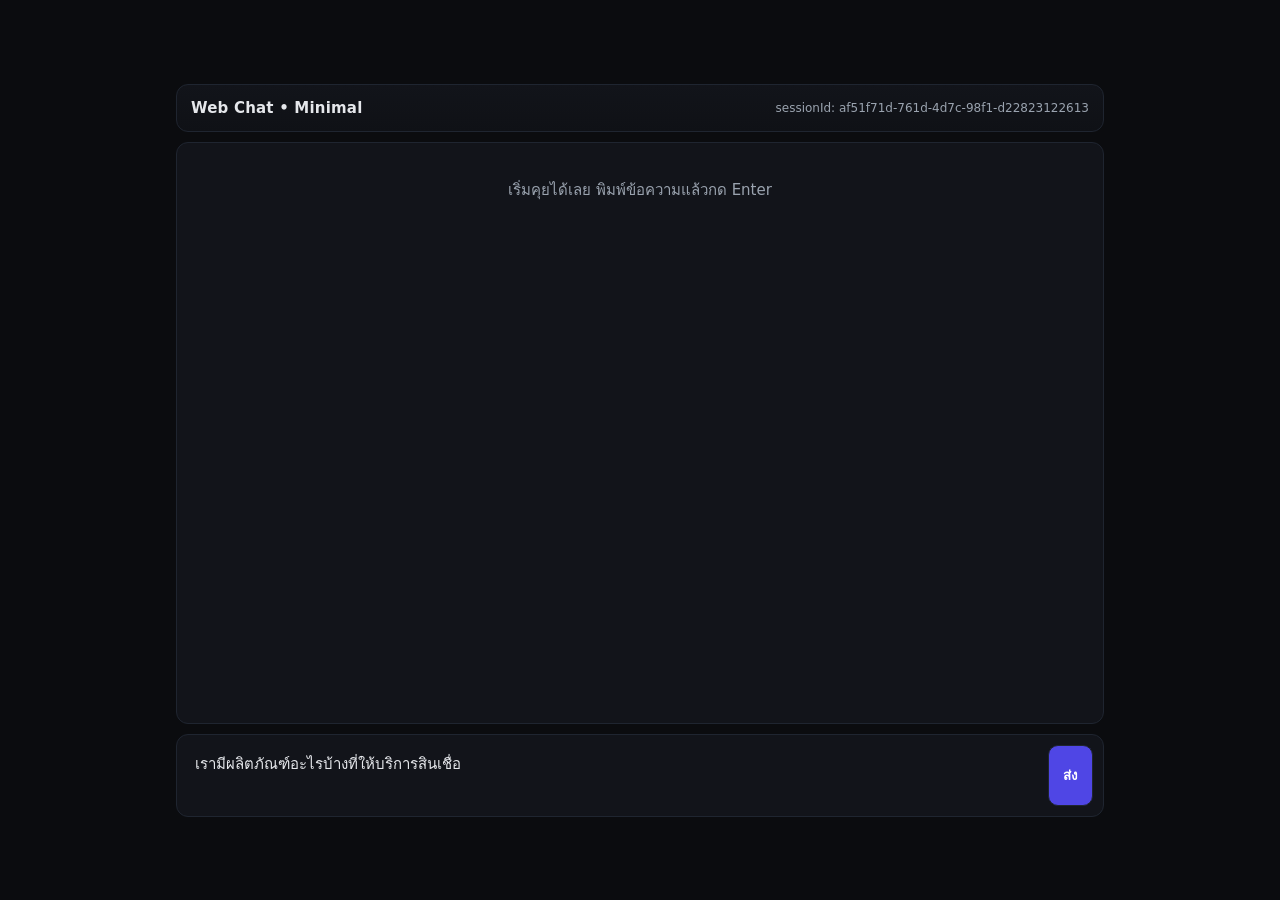
<file: AgenticAIV2/wwwroot/agentic/index2.html>
﻿<!DOCTYPE html>
<html lang="th">
<head>
    <meta charset="UTF-8" />
    <meta name="viewport" content="width=device-width, initial-scale=1" />
    <title>Minimal Web Chat</title>
    <style>
        :root {
            --bg: #0b0c0f;
            --card: #12141a;
            --muted: #9aa3af;
            --text: #e5e7eb;
            --accent: #4f46e5;
            --accent-2: #22c55e;
            --border: #1f2530;
        }

        * {
            box-sizing: border-box;
        }

        html, body {
            height: 100%;
        }

        body {
            margin: 0;
            background: var(--bg);
            color: var(--text);
            font: 15px/1.5 ui-sans-serif, system-ui, -apple-system, Segoe UI, Roboto, Ubuntu, Cantarell, Noto Sans, Helvetica, Arial, "Apple Color Emoji", "Segoe UI Emoji";
            display: grid;
            place-items: center;
        }

        .app {
            width: min(960px, 100%);
            height: min(85vh, 800px);
            display: grid;
            grid-template-rows: auto 1fr auto;
            gap: 10px;
            padding: 16px;
        }

        .header {
            display: flex;
            align-items: center;
            justify-content: space-between;
            padding: 12px 14px;
            border: 1px solid var(--border);
            border-radius: 12px;
            background: linear-gradient(180deg, #12141a, #0f1116);
        }

        .brand {
            font-weight: 700;
            letter-spacing: .2px;
        }

        .sid {
            font-variant-numeric: tabular-nums;
            color: var(--muted);
            font-size: 12px;
        }

        .chat {
            border: 1px solid var(--border);
            border-radius: 12px;
            background: var(--card);
            padding: 12px;
            overflow: auto;
        }

        .empty {
            color: var(--muted);
            text-align: center;
            padding: 24px 0;
        }

        .msg {
            display: grid;
            grid-template-columns: 40px 1fr;
            gap: 10px;
            padding: 10px 8px;
            border-radius: 10px;
        }

            .msg + .msg {
                margin-top: 4px;
            }

        .avatar {
            width: 36px;
            height: 36px;
            border-radius: 50%;
            display: grid;
            place-items: center;
            font-weight: 700;
            background: #111827;
            color: #a5b4fc;
            border: 1px solid var(--border);
        }

            .avatar.bot {
                color: #86efac;
            }

        .bubble {
            padding: 10px 12px;
            border-radius: 12px;
            background: #0f1319;
            border: 1px solid var(--border);
            word-wrap: break-word;
            overflow-wrap: anywhere;
        }

            .bubble.user {
                background: rgba(79,70,229,.1);
                border-color: rgba(79,70,229,.25);
            }

            .bubble.bot {
                background: rgba(34,197,94,.08);
                border-color: rgba(34,197,94,.25);
            }

        .footer {
            display: grid;
            grid-template-columns: 1fr auto;
            gap: 8px;
            border: 1px solid var(--border);
            border-radius: 12px;
            background: var(--card);
            padding: 10px;
        }

        textarea {
            width: 100%;
            min-height: 44px;
            max-height: 160px;
            resize: none;
            background: transparent;
            border: none;
            outline: none;
            color: var(--text);
            font: inherit;
            padding: 8px;
            border-radius: 8px;
        }

        button {
            padding: 10px 14px;
            border: 1px solid var(--border);
            border-radius: 10px;
            background: var(--accent);
            color: white;
            font-weight: 600;
            cursor: pointer;
        }

            button[disabled] {
                opacity: .6;
                cursor: not-allowed;
            }

        details {
            margin-top: 8px;
            border: 1px dashed var(--border);
            border-radius: 8px;
            padding: 6px 8px;
            background: #0e1116;
        }

        summary {
            cursor: pointer;
            color: var(--muted);
        }

        pre {
            margin: 8px 0 0;
            padding: 8px;
            background: #0b0e13;
            border-radius: 8px;
            overflow: auto;
        }

        /* Minimal markdown styles */
        .md h2 {
            font-size: 18px;
            margin: 8px 0 4px
        }

        .md h3 {
            font-size: 16px;
            margin: 6px 0 2px
        }

        .md p {
            margin: 6px 0
        }

        .md ul {
            margin: 6px 0 6px 18px
        }

        .md li {
            margin: 2px 0
        }
        /* table for logs */
        table {
            width: 100%;
            border-collapse: collapse;
            font-size: 12px
        }

        th, td {
            border: 1px solid var(--border);
            padding: 6px;
            text-align: left
        }

        th {
            color: var(--muted)
        }

        .muted {
            color: var(--muted);
            font-size: 12px
        }
    </style>
</head>
<body>
    <div class="app">
        <div class="header">
            <div class="brand">Web Chat • Minimal</div>
            <div class="sid" id="sid"></div>
        </div>

        <div id="chat" class="chat">
            <div class="empty">เริ่มคุยได้เลย พิมพ์ข้อความแล้วกด Enter</div>
        </div>

        <form class="footer" id="form">
            <textarea id="input" placeholder="พิมพ์ข้อความ… (Shift+Enter ขึ้นบรรทัดใหม่)"></textarea>
            <button id="send" type="submit">ส่ง</button>
        </form>
    </div>

    <script>
        // --- session id (GUID/UUID)
        const sessionId = (window.crypto?.randomUUID?.() || `${Date.now()}-${Math.random().toString(16).slice(2)}`);
        document.getElementById('sid').textContent = `sessionId: ${sessionId}`;

        // --- DOM helpers
        const chat = document.getElementById('chat');
        const form = document.getElementById('form');
        const input = document.getElementById('input');
        const sendBtn = document.getElementById('send');

        const scrollToBottom = () => chat.scrollTo({ top: chat.scrollHeight, behavior: 'smooth' });

        const el = (html) => {
            const t = document.createElement('template');
            t.innerHTML = html.trim();
            return t.content.firstElementChild;
        };

        function addUserMessage(text) {
            const node = el(`
            <div class="msg">
              <div class="avatar">คุณ</div>
              <div class="bubble user"></div>
            </div>`);
            node.querySelector('.bubble').textContent = text;
            if (chat.querySelector('.empty')) chat.innerHTML = '';
            chat.appendChild(node);
            scrollToBottom();
        }

        function addBotMessage({ final, email, plan, journal, llmHistory, raw }) {
            const node = el(`
            <div class=\"msg\">
              <div class=\"avatar bot\">บอท</div>
              <div class=\"bubble bot\">
                <div class=\"md\" id=\"md\"></div>
                <details>
                  <summary>ดู Email</summary>
                  <div style=\"margin-top:6px\">
                    <div class=\"muted\">Subject</div>
                    <pre id=\"sub\"></pre>
                    <div class=\"muted\">Body</div>
                    <pre id=\"body\"></pre>
                  </div>
                </details>
                <details>
                  <summary>แผนการทำงาน (plan)</summary>
                  <pre id=\"plan\"></pre>
                </details>
                <details>
                  <summary>บันทึกการทำงาน (journal)</summary>
                  <pre id=\"journal\"></pre>
                </details>
                <details>
                  <summary>LLM History</summary>
                  <div id=\"llmh\"></div>
                </details>
                <details>
                  <summary>Raw JSON</summary>
                  <pre id=\"raw\"></pre>
                </details>
              </div>
            </div>`);

            node.querySelector('#md').innerHTML = mdToHtml(final || '');
            node.querySelector('#sub').textContent = email?.subject || '';
            node.querySelector('#body').textContent = email?.body || '';
            node.querySelector('#plan').textContent = JSON.stringify(plan, null, 2);
            node.querySelector('#journal').textContent = JSON.stringify(journal, null, 2);
            node.querySelector('#llmh').innerHTML = renderLLMHistory(llmHistory);
            node.querySelector('#raw').textContent = JSON.stringify(raw ?? {}, null, 2);

            if (chat.querySelector('.empty')) chat.innerHTML = '';
            chat.appendChild(node);
            scrollToBottom();
        }

        // --- ultra-light markdown renderer for headings/bold/lists/links/newlines
        function mdToHtml(md) {
            if (!md) return '';
            let h = md
                .replace(/&/g, '&amp;').replace(/</g, '&lt;').replace(/>/g, '&gt;'); // escape
            // headings
            h = h.replace(/^###\s?(.*)$/gm, '<h3>$1<\/h3>');
            h = h.replace(/^##\s?(.*)$/gm, '<h2>$1<\/h2>');
            // bold & italics
            h = h.replace(/\*\*(.*?)\*\*/g, '<strong>$1<\/strong>');
            h = h.replace(/\*(.*?)\*/g, '<em>$1<\/em>');
            // lists
            h = h.replace(/^\s*[-•]\s(.*)$/gm, '<li>$1<\/li>');
            h = h.replace(/(<li>.*<\/li>\n?)+/g, m => `<ul>${m}<\/ul>`);
            // line breaks + paragraphs (keep blank lines)
            h = h.replace(/\n\n/g, '</p><p>');
            h = `<p>${h}<\/p>`;
            // links
            h = h.replace(/\[(.*?)\]\((https?:[^\s)]+)\)/g, '<a href="$2" target="_blank" rel="noopener noreferrer">$1<\/a>');
            return h;
        }

        // --- networking
        async function sendMessage(message) {
            const payload = {
                message,
                sessionId
            };
            const res = await fetch('http://localhost/chat', {
                method: 'POST',
                headers: { 'Content-Type': 'application/json' },
                body: JSON.stringify(payload)
            });
            if (!res.ok) {
                const text = await res.text().catch(() => '');
                throw new Error(`HTTP ${res.status} — ${text || res.statusText}`);
            }
            return res.json();
        }

        function renderLLMHistory(h) {
            if (!h) return '<div class=\"muted\">(ไม่มีข้อมูล)</div>';
            const total = `<div class=\"muted\">รวมโทเคน: ${h.totalTokens ?? '-'} | prompt: ${h.totalPromptTokens ?? '-'} | completion: ${h.totalCompletionTokens ?? '-'}</div>`;
            const rows = (h.entries || []).map((e, i) => `
            <tr>
              <td>${i + 1}</td>
              <td>${e.taskName ?? ''}</td>
              <td>${e.model ?? ''}</td>
              <td style=\"text-align:right\">${e.promptTokens ?? '-'}</td>
              <td style=\"text-align:right\">${e.completionTokens ?? '-'}</td>
              <td style=\"text-align:right\">${e.totalTokens ?? ((e.promptTokens || 0) + (e.completionTokens || 0))}</td>
              <td>${e.timestamp ?? ''}</td>
            </tr>`).join('');
            return `${total}
            <div style=\"overflow:auto; margin-top:6px\">
              <table>
                <thead>
                  <tr>
                    <th>#</th>
                    <th>Task</th>
                    <th>Model</th>
                    <th>Prompt</th>
                    <th>Completion</th>
                    <th>Total</th>
                    <th>Time</th>
                  </tr>
                </thead>
                <tbody>${rows || '<tr><td colspan=\"7\" class=\"muted\">No entries</td></tr>'}</tbody>
              </table>
            </div>`;
        }

        // --- UX wiring
        form.addEventListener('submit', async (e) => {
            e.preventDefault();
            const text = input.value.trim();
            if (!text) return;
            input.value = '';
            addUserMessage(text);
            sendBtn.disabled = true;

            try {
                const data = await sendMessage(text);
                addBotMessage({
                    final: data.final,
                    email: data.email,
                    plan: data.plan,
                    journal: data.journal,
                    llmHistory: data.llmHistory,
                    raw: data,
                });
            } catch (err) {
                addBotMessage({
                    final: `## เกิดข้อผิดพลาด\n\n**รายละเอียด:** ${err.message}`,
                    email: null, plan: null, journal: null, raw: null
                });
            } finally {
                sendBtn.disabled = false;
                input.focus();
            }
        });

        // Enter to send, Shift+Enter for newline
        input.addEventListener('keydown', (e) => {
            if (e.key === 'Enter' && !e.shiftKey) {
                e.preventDefault();
                form.requestSubmit();
            }
        });

        // --- demo seed (optional): pre-fill example question
        input.value = 'เรามีผลิตภัณฑ์อะไรบ้างที่ให้บริการสินเชื่อ';
    </script>
</body>
</html>
</file>
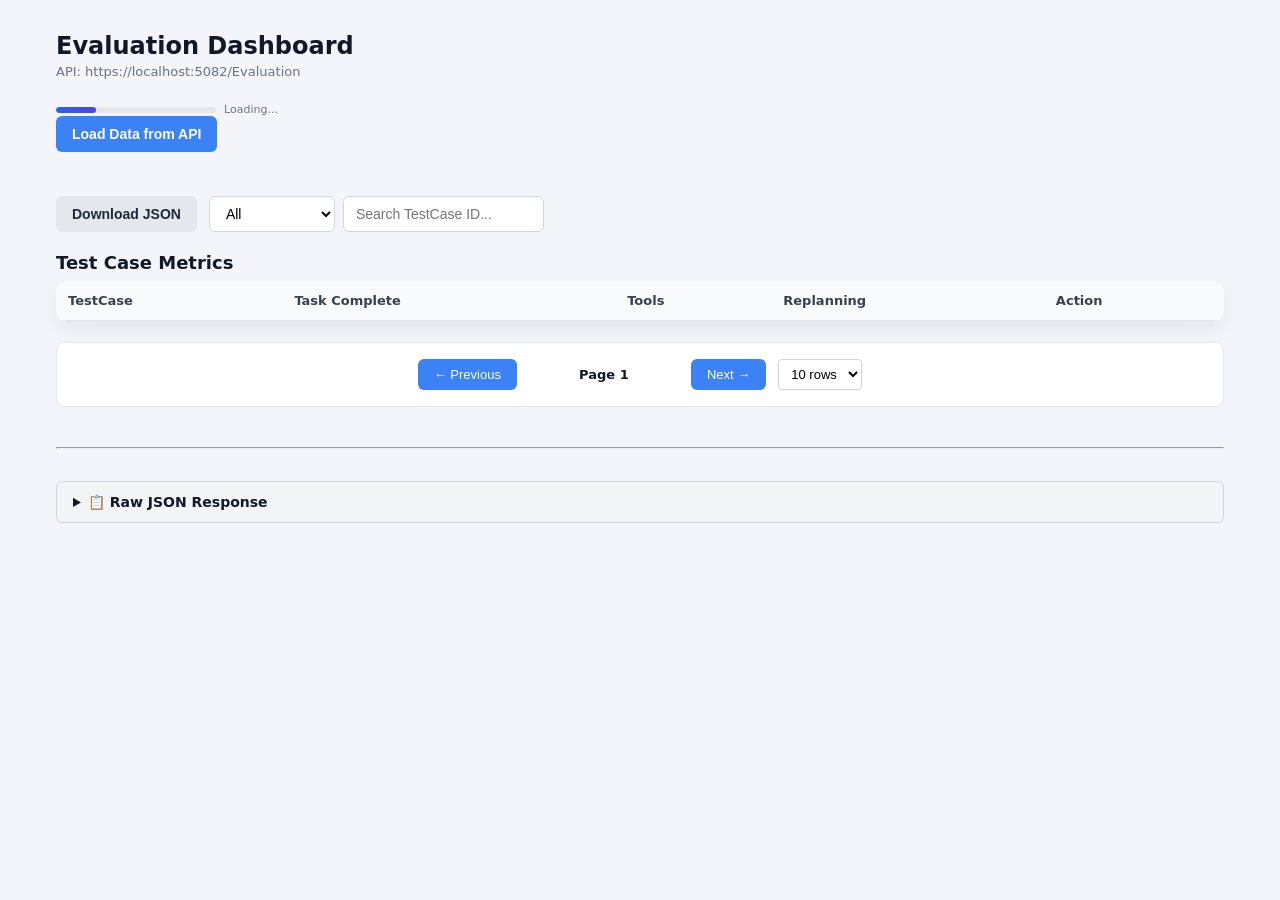
<file: AgenticAIV2/wwwroot/agentic/report.html>
﻿<!DOCTYPE html>
<html lang="en">
<head>
    <meta charset="UTF-8" />
    <meta http-equiv="Content-Type" content="text/html; charset=UTF-8">
    <title>Eval Dashboard</title>
    <link rel="stylesheet" href="style.css" />
</head>
<body>
    <div class="app-container">
        <header class="app-header">
            <h1>Evaluation Dashboard</h1>
            <span class="subtitle">API: https://localhost:5082/Evaluation</span>
        </header>

        <!-- controls -->
        <section class="control-bar" style="padding-bottom: 20px;">
            <div id="progress-container" class="progress-container" hidden>
                <div class="progress-track">
                    <div id="progress-bar" class="progress-bar"></div>
                </div>
                <span id="progress-label" class="progress-label">Loading...</span>
            </div>
            
            <button id="load-btn" class="btn-primary">Load Data from API</button>

        </section>

        <!-- Summary Cards -->
        <section id="summary" class="summary-grid">
            <!-- Summary cards will be inserted here by JS -->
        </section>

        <!-- Actions Bar -->
        <section class="actions-bar">
            <button id="download-json-btn" class="btn-secondary">Download JSON</button>
            <div class="filter-controls">
                <select id="filter-status" class="filter-select">
                    <option value="">All</option>
                    <option value="PASS">Passed Only</option>
                    <option value="FAIL">Failed Only</option>
                </select>
                <input 
                    type="text" 
                    id="search-box" 
                    class="search-input" 
                    placeholder="Search TestCase ID..."
                >
            </div>
        </section>

        <!-- Main Table -->
        <section class="table-section">
            <div class="table-header">
                <h2>Test Case Metrics</h2>
                <span id="last-updated" class="last-updated"></span>
            </div>

            <div class="table-wrapper">
                <table id="test-table">
                    <thead>
                        <tr>
                            <th>TestCase</th>
                            <th>Task Complete</th>
                            <th>Tools</th>
                            <th>Replanning</th>
                            <th>Action</th>
                        </tr>
                    </thead>
                    <tbody>
                        <!-- JS generate rows -->
                    </tbody>
                </table>
            </div>

            <!-- Pagination -->
            <div class="pagination-container">
                <button id="prev-page-btn" class="btn-pagination">← Previous</button>
                <span id="page-info" class="page-info">Page 1</span>
                <button id="next-page-btn" class="btn-pagination">Next →</button>
                <select id="rows-per-page" class="rows-select">
                    <option value="5">5 rows</option>
                    <option value="10" selected>10 rows</option>
                    <option value="20">20 rows</option>
                    <option value="50">50 rows</option>
                </select>
            </div>
        </section>

        <div style="margin-top: 40px;"></div>
        <hr />
        <details class="json-output-section">
            <summary>📋 Raw JSON Response</summary>
            <div id="jsonOutput" class="code-box">Waiting for data...</div>
        </details>
    </div>
    <script src="app.js"></script>
</body>
</html>
</file>
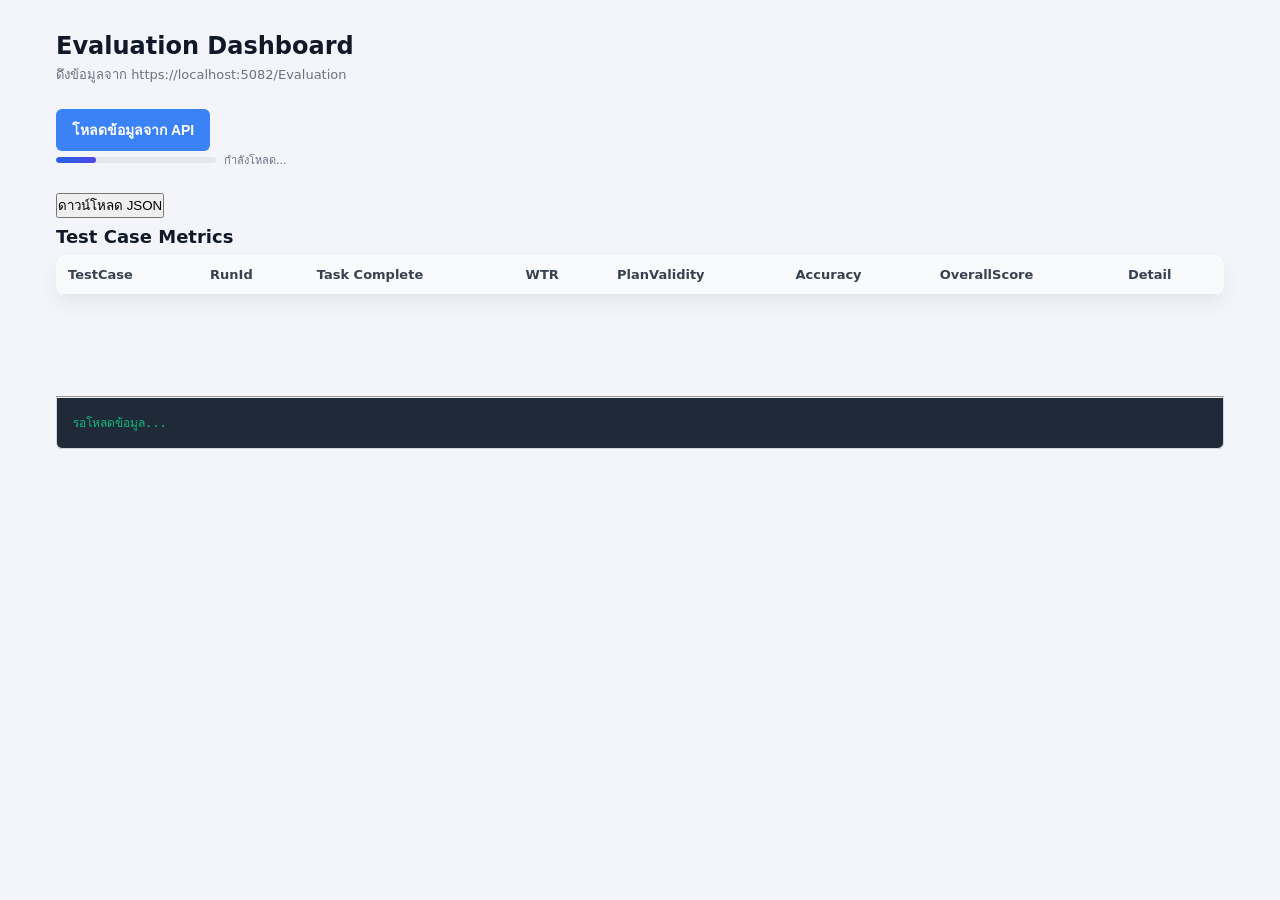
<file: AgenticAIV2/wwwroot/agentic/report_backup.html>
﻿<!DOCTYPE html>
<html lang="th">
<head>
    <meta charset="UTF-8" />
    <title>Eval Dashboard</title>
    <link rel="stylesheet" href="style.css" />
</head>
<body>
    <div class="app-container">
        <header class="app-header">
            <h1>Evaluation Dashboard</h1>
            <span class="subtitle">ดึงข้อมูลจาก https://localhost:5082/Evaluation</span>
        </header>

        <!-- controls -->
        <section class="control-bar">
            <button id="load-btn" class="btn-primary">โหลดข้อมูลจาก API</button>


            <div id="progress-container" class="progress-container" hidden>
                <div class="progress-track">
                    <div id="progress-bar" class="progress-bar"></div>
                </div>
                <span id="progress-label" class="progress-label">กำลังโหลด...</span>
            </div>
        </section>

        <!-- Summary Cards -->
        <section id="summary" class="summary-grid">
            <!-- JS จะมาใส่ content ให้ -->
        </section>

        <!-- Main Table -->
        <button onclick="downloadJson()">ดาวน์โหลด JSON</button>
        <section class="table-section">
            <div class="table-header">
                <h2>Test Case Metrics</h2>
                <span id="last-updated" class="last-updated"></span>
            </div>

            <div class="table-wrapper">
                <table id="test-table">
                    <thead>
                        <tr>
                            <th>TestCase</th>
                            <th>RunId</th>
                            <th>Task Complete</th>
                            <th>WTR</th>
                            <th>PlanValidity</th>
                            <th>Accuracy</th>
                            <th>OverallScore</th>
                            <th>Detail</th>
                        </tr>
                    </thead>
                    <tbody>
                        <!-- JS generate rows -->
                    </tbody>
                </table>
            </div>
        </section>

        <div style="margin-top:100px"></div>
        <hr />
        <div id="jsonOutput" class="code-box">รอโหลดข้อมูล...</div>
    </div>
    <script src="app.js"></script>
</body>
</html>
</file>
<file: _Screens/Eval Dashboard_files/style.css>
﻿/* base */
* {
    box-sizing: border-box;
    margin: 0;
    padding: 0;
}

body {
    font-family: system-ui, -apple-system, BlinkMacSystemFont, "Segoe UI", sans-serif;
    background: #f4f5fb;
    color: #111827;
}

.app-container {
    max-width: 1200px;
    margin: 32px auto;
    padding: 0 16px 40px;
}

/* header */
.app-header {
    display: flex;
    flex-direction: column;
    gap: 4px;
    margin-bottom: 24px;
}

    .app-header h1 {
        font-size: 24px;
        font-weight: 700;
    }

    .app-header .subtitle {
        font-size: 13px;
        color: #6b7280;
    }

/* summary cards */
.summary-grid {
    display: grid;
    grid-template-columns: repeat(auto-fit, minmax(180px, 1fr));
    gap: 12px;
    margin-bottom: 24px;
}

.card {
    background: #ffffff;
    border-radius: 12px;
    padding: 14px 16px;
    box-shadow: 0 8px 20px rgba(15, 23, 42, 0.06);
    display: flex;
    flex-direction: column;
    gap: 4px;
}

.card-title {
    font-size: 13px;
    color: #6b7280;
}

.card-value {
    font-size: 20px;
    font-weight: 700;
}

.card-extra {
    font-size: 11px;
    color: #9ca3af;
}

/* table */
.table-section {
    margin-top: 8px;
}

.table-header {
    display: flex;
    justify-content: space-between;
    align-items: baseline;
    margin-bottom: 8px;
}

    .table-header h2 {
        font-size: 18px;
        font-weight: 600;
    }

.last-updated {
    font-size: 11px;
    color: #9ca3af;
}

.table-wrapper {
    background: #ffffff;
    border-radius: 12px;
    box-shadow: 0 8px 20px rgba(15, 23, 42, 0.06);
    overflow: hidden;
}

#test-table {
    width: 100%;
    border-collapse: collapse;
    background: white;
}

    #test-table thead {
        background: #f9fafb;
        border-bottom: 2px solid #e5e7eb;
    }

    #test-table th {
        padding: 12px;
        text-align: left;
        font-weight: 600;
        font-size: 13px;
        color: #374151;
    }

    #test-table td {
        padding: 12px;
        border-bottom: 1px solid #e5e7eb;
        font-size: 13px;
    }

    #test-table tbody tr:hover:not(.detail-row) {
        background: #f9fafb;
    }

.data-row:hover {
    background: #f9fafb;
}

.data-row.selected {
    background: #f0f9ff;
}

.center {
    text-align: center;
}

.info-cell {
    font-size: 12px;
    line-height: 1.6;
}

    .info-cell .label {
        font-weight: 600;
        color: #6b7280;
        display: inline-block;
        min-width: 70px;
    }

    .info-cell .value {
        color: #111827;
    }

/* badges */
.badge {
    display: inline-block;
    padding: 4px 8px;
    border-radius: 4px;
    font-size: 12px;
    font-weight: 600;
    white-space: nowrap;
}

.badge-pass {
    background: #dcfce7;
    color: #166534;
}

.badge-fail {
    background: #fee2e2;
    color: #991b1b;
}

.badge-neutral {
    background: #e5e7eb;
    color: #374151;
}

/* detail rows */
.detail-row {
    background: #f9fafb;
}

.detail-cell {
    padding: 0;
    border-bottom: 1px solid #e5e7eb;
}

.detail-content {
    padding: 20px !important;
}

.detail-panel {
    display: grid;
    grid-template-columns: 1fr;
    gap: 24px;
}

.detail-section {
    background: white;
    border-radius: 8px;
    border: 1px solid #e5e7eb;
    padding: 16px;
}

    .detail-section h4 {
        margin-bottom: 12px;
        font-size: 14px;
        font-weight: 600;
        color: #1f2937;
    }

.detail-table {
    width: 100%;
    border-collapse: collapse;
    font-size: 13px;
}

    .detail-table tr {
        border-bottom: 1px solid #e5e7eb;
    }

    .detail-table td {
        padding: 8px 0;
    }

        .detail-table td:first-child {
            font-weight: 600;
            color: #6b7280;
            min-width: 150px;
        }

.json-view {
    background: #1f2937;
    color: #10b981;
    padding: 12px;
    border-radius: 6px;
    overflow-x: auto;
    font-size: 11px;
    font-family: "Monaco", "Menlo", monospace;
    max-height: 300px;
}

/* Actions Bar */
.actions-bar {
    display: flex;
    gap: 12px;
    margin-bottom: 20px;
    flex-wrap: wrap;
    align-items: center;
}

.filter-controls {
    display: flex;
    gap: 8px;
    flex-wrap: wrap;
}

.filter-select,
.search-input {
    padding: 8px 12px;
    border: 1px solid #d1d5db;
    border-radius: 6px;
    font-size: 14px;
    background: #ffffff;
}

.search-input {
    min-width: 200px;
}

    .filter-select:focus,
    .search-input:focus {
        outline: none;
        border-color: #3b82f6;
        box-shadow: 0 0 0 3px rgba(59, 130, 246, 0.1);
    }

/* primary button */
.btn-primary {
    padding: 10px 16px;
    border: none;
    border-radius: 6px;
    font-size: 14px;
    font-weight: 600;
    cursor: pointer;
    transition: all 0.2s;
    background: #3b82f6;
    color: white;
}

    .btn-primary:hover:not(:disabled) {
        background: #2563eb;
        box-shadow: 0 4px 12px rgba(37, 99, 235, 0.4);
    }

    .btn-primary:disabled {
        background: #d1d5db;
        cursor: not-allowed;
    }

/* secondary button */
.btn-secondary {
    padding: 10px 16px;
    border: none;
    border-radius: 6px;
    font-size: 14px;
    font-weight: 600;
    cursor: pointer;
    transition: all 0.2s;
    background: #e5e7eb;
    color: #1f2937;
}

    .btn-secondary:hover {
        background: #d1d5db;
    }

/* toggle button */
.btn-toggle {
    padding: 4px 10px;
    border-radius: 999px;
    border: 1px solid #d1d5db;
    background: #f3f4f6;
    color: #374151;
    display: flex;
    align-items: center;
    gap: 6px;
    font-size: 12px;
    cursor: pointer;
    transition: background 0.15s ease, border-color 0.15s ease, transform 0.08s ease;
}

    .btn-toggle:hover {
        background: #e5e7eb;
    }

    .btn-toggle.expanded .icon {
        transform: rotate(180deg);
    }

    .btn-toggle .icon {
        transition: transform 0.2s;
    }

/* progress bar */
.progress-container {
    display: flex;
    align-items: center;
    gap: 8px;
    min-width: 220px;
}

.progress-track {
    position: relative;
    width: 160px;
    height: 6px;
    background: #e5e7eb;
    border-radius: 999px;
    overflow: hidden;
}

.progress-bar {
    position: absolute;
    left: 0;
    top: 0;
    height: 100%;
    width: 25%; /* default */
    border-radius: 999px;
    background: linear-gradient(90deg, #2563eb, #4f46e5);
    animation: progress-indeterminate 1.1s infinite linear;
}

.progress-label {
    font-size: 11px;
    color: #6b7280;
}

/* แอนิเมชันแบบ indeterminate */
@keyframes progress-indeterminate {
    0% {
        transform: translateX(-100%);
    }

    50% {
        transform: translateX(20%);
    }

    100% {
        transform: translateX(100%);
    }
}



.code-box {
    background-color: #f5f5f5;
    border: 1px solid #ccc;
    padding: 1rem;
    font-family: monospace;
    white-space: pre-wrap;
    word-break: break-word;
    max-height: 400px;
    overflow-y: auto;
}

.journal-block {
    margin-top: 8px;
    padding: 8px 10px;
    border-radius: 6px;
    border: 1px solid #ddd;
    background: #fafafa;
}

    .journal-block h4 {
        margin: 0 0 6px;
        font-size: 13px;
    }

.journal-chain {
    display: flex;
    flex-wrap: nowrap;
    align-items: stretch;
    gap: 8px;
    overflow-x: auto;
    padding-bottom: 4px;
}

.journal-node {
    min-width: 180px;
    max-width: 220px;
    border-radius: 6px;
    border: 1px solid #ccc;
    background: #fff;
    padding: 6px 8px;
    display: flex;
    flex-direction: column;
    gap: 4px;
}

.journal-node-main {
    display: flex;
    flex-direction: column;
    gap: 4px;
}

.journal-node-title {
    font-weight: 600;
    font-size: 13px;
}

.journal-node-meta {
    display: flex;
    justify-content: space-between;
    align-items: center;
    gap: 4px;
    font-size: 11px;
}

.journal-node-duration {
    opacity: 0.8;
}

.badge-status-succeeded {
    background: #e3f8e6;
    color: #1f7a2f;
}

.badge-status-failed,
.badge-status-error {
    background: #fde2e2;
    color: #c0392b;
}

.badge-status-unknown {
    background: #eee;
    color: #555;
}

.btn-step-toggle {
    margin-top: 4px;
    font-size: 11px;
    padding: 2px 6px;
    border-radius: 4px;
    border: 1px solid #ddd;
    background: #f5f5f5;
    cursor: pointer;
}

    .btn-step-toggle:hover {
        background: #eee;
    }

.journal-io {
    margin-top: 6px;
    display: flex;
    gap: 6px;
}

.journal-io-box {
    flex: 1;
    min-width: 0;
    border-radius: 4px;
    border: 1px solid #ddd;
    background: #fafafa;
    padding: 4px;
    max-height: 120px; /* fixed size */
    overflow: auto; /* เลื่อนดูได้ */
}

.journal-io-title {
    font-size: 11px;
    font-weight: 600;
    margin-bottom: 2px;
}

.journal-io pre {
    margin: 0;
    font-size: 11px;
    white-space: pre;
}

.journal-arrow {
    align-self: center;
    font-size: 18px;
    opacity: 0.7;
}

/* Pagination */
.pagination-container {
    display: flex;
    gap: 12px;
    align-items: center;
    justify-content: center;
    margin-top: 20px;
    padding: 16px;
    background: #ffffff;
    border-radius: 8px;
    border: 1px solid #e5e7eb;
    flex-wrap: wrap;
}

.btn-pagination {
    padding: 8px 16px;
    background: #3b82f6;
    color: white;
    border: none;
    border-radius: 6px;
    font-size: 13px;
    cursor: pointer;
    transition: background 0.2s;
}

    .btn-pagination:hover:not(:disabled) {
        background: #2563eb;
    }

    .btn-pagination:disabled {
        background: #d1d5db;
        cursor: not-allowed;
    }

.page-info {
    font-weight: 600;
    min-width: 150px;
    text-align: center;
}

.rows-select {
    padding: 6px 8px;
    border: 1px solid #d1d5db;
    border-radius: 4px;
    font-size: 13px;
}

/* Responsive */
@media (max-width: 768px) {
    .detail-grid {
        grid-template-columns: 1fr;
    }

    #test-table th:nth-child(2),
    #test-table td:nth-child(2) {
        display: none; /* ซ่อน runId บนจอเล็ก */
    }

    .table-wrapper {
        overflow-x: auto;
    }

    .pagination-container {
        flex-direction: column;
    }

    .filter-controls {
        width: 100%;
    }

    .search-input {
        width: 100%;
    }

    #test-table {
        font-size: 12px;
    }

        #test-table th,
        #test-table td {
            padding: 8px;
        }
}

/* Additional styles for detail sections */
.detail-subsection {
    margin-top: 12px;
    padding: 8px 12px;
    background: #f9fafb;
    border-left: 3px solid #3b82f6;
    border-radius: 4px;
}

    .detail-subsection strong {
        display: block;
        margin-bottom: 8px;
        font-size: 13px;
        color: #1f2937;
    }

.tools-list {
    list-style: none;
    margin: 0;
    padding-left: 0;
    display: flex;
    flex-direction: column;
    gap: 6px;
}

    .tools-list li {
        padding: 4px 8px;
        background: white;
        border: 1px solid #e5e7eb;
        border-radius: 4px;
        font-size: 12px;
        color: #374151;
        font-family: "Monaco", "Menlo", monospace;
    }

        .tools-list li:before {
            content: "🔧 ";
            margin-right: 4px;
        }

/* Pagination styles */
.pagination-container {
    display: flex;
    gap: 12px;
    align-items: center;
    justify-content: center;
    margin-top: 20px;
    padding: 16px;
    background: #ffffff;
    border-radius: 8px;
    border: 1px solid #e5e7eb;
    flex-wrap: wrap;
}

.btn-pagination {
    padding: 8px 16px;
    background: #3b82f6;
    color: white;
    border: none;
    border-radius: 6px;
    font-size: 13px;
    cursor: pointer;
    transition: background 0.2s;
}

    .btn-pagination:hover:not(:disabled) {
        background: #2563eb;
    }

    .btn-pagination:disabled {
        background: #d1d5db;
        cursor: not-allowed;
    }

.page-info {
    font-weight: 600;
    min-width: 150px;
    text-align: center;
    font-size: 13px;
}

.rows-select {
    padding: 6px 8px;
    border: 1px solid #d1d5db;
    border-radius: 4px;
    font-size: 13px;
    background: white;
    cursor: pointer;
}

/* JSON Output Collapsible */
.json-output-section {
    margin-top: 32px;
}

    .json-output-section summary {
        cursor: pointer;
        padding: 12px 16px;
        background: #f3f4f6;
        border-radius: 6px;
        border: 1px solid #d1d5db;
        font-weight: 600;
        font-size: 14px;
        user-select: none;
        transition: background 0.2s;
    }

        .json-output-section summary:hover {
            background: #e5e7eb;
        }

    .json-output-section[open] summary {
        border-bottom-left-radius: 0;
        border-bottom-right-radius: 0;
        border-bottom: none;
    }

.code-box {
    background: #1f2937;
    color: #10b981;
    padding: 16px;
    border-radius: 0 0 6px 6px;
    border: 1px solid #d1d5db;
    border-top: none;
    overflow-x: auto;
    font-family: "Monaco", "Menlo", monospace;
    font-size: 12px;
    line-height: 1.5;
    max-height: 400px;
    white-space: pre-wrap;
    word-wrap: break-word;
}
</file>
<file: AgenticAIV2/wwwroot/agentic/style.css>
﻿/* base */
* {
    box-sizing: border-box;
    margin: 0;
    padding: 0;
}

body {
    font-family: system-ui, -apple-system, BlinkMacSystemFont, "Segoe UI", sans-serif;
    background: #f4f5fb;
    color: #111827;
}

.app-container {
    max-width: 1200px;
    margin: 32px auto;
    padding: 0 16px 40px;
}

/* header */
.app-header {
    display: flex;
    flex-direction: column;
    gap: 4px;
    margin-bottom: 24px;
}

    .app-header h1 {
        font-size: 24px;
        font-weight: 700;
    }

    .app-header .subtitle {
        font-size: 13px;
        color: #6b7280;
    }

/* summary cards */
.summary-grid {
    display: grid;
    grid-template-columns: repeat(auto-fit, minmax(180px, 1fr));
    gap: 12px;
    margin-bottom: 24px;
}

.card {
    background: #ffffff;
    border-radius: 12px;
    padding: 14px 16px;
    box-shadow: 0 8px 20px rgba(15, 23, 42, 0.06);
    display: flex;
    flex-direction: column;
    gap: 4px;
}

.card-title {
    font-size: 13px;
    color: #6b7280;
}

.card-value {
    font-size: 20px;
    font-weight: 700;
}

.card-extra {
    font-size: 11px;
    color: #9ca3af;
}

/* table */
.table-section {
    margin-top: 8px;
}

.table-header {
    display: flex;
    justify-content: space-between;
    align-items: baseline;
    margin-bottom: 8px;
}

    .table-header h2 {
        font-size: 18px;
        font-weight: 600;
    }

.last-updated {
    font-size: 11px;
    color: #9ca3af;
}

.table-wrapper {
    background: #ffffff;
    border-radius: 12px;
    box-shadow: 0 8px 20px rgba(15, 23, 42, 0.06);
    overflow: hidden;
}

#test-table {
    width: 100%;
    border-collapse: collapse;
    background: white;
}

    #test-table thead {
        background: #f9fafb;
        border-bottom: 2px solid #e5e7eb;
    }

    #test-table th {
        padding: 12px;
        text-align: left;
        font-weight: 600;
        font-size: 13px;
        color: #374151;
    }

    #test-table td {
        padding: 12px;
        border-bottom: 1px solid #e5e7eb;
        font-size: 13px;
    }

    #test-table tbody tr:hover:not(.detail-row) {
        background: #f9fafb;
    }

.data-row:hover {
    background: #f9fafb;
}

.data-row.selected {
    background: #f0f9ff;
}

.center {
    text-align: center;
}

.info-cell {
    font-size: 12px;
    line-height: 1.6;
}

    .info-cell .label {
        font-weight: 600;
        color: #6b7280;
        display: inline-block;
        min-width: 70px;
    }

    .info-cell .value {
        color: #111827;
    }

/* badges */
.badge {
    display: inline-block;
    padding: 4px 8px;
    border-radius: 4px;
    font-size: 12px;
    font-weight: 600;
    white-space: nowrap;
}

.badge-pass {
    background: #dcfce7;
    color: #166534;
}

.badge-fail {
    background: #fee2e2;
    color: #991b1b;
}

.badge-neutral {
    background: #e5e7eb;
    color: #374151;
}

/* detail rows */
.detail-row {
    background: #f9fafb;
}

.detail-cell {
    padding: 0;
    border-bottom: 1px solid #e5e7eb;
}

.detail-content {
    padding: 20px !important;
}

.detail-panel {
    display: grid;
    grid-template-columns: 1fr;
    gap: 24px;
}

.detail-section {
    background: white;
    border-radius: 8px;
    border: 1px solid #e5e7eb;
    padding: 16px;
}

    .detail-section h4 {
        margin-bottom: 12px;
        font-size: 14px;
        font-weight: 600;
        color: #1f2937;
    }

.detail-table {
    width: 100%;
    border-collapse: collapse;
    font-size: 13px;
}

    .detail-table tr {
        border-bottom: 1px solid #e5e7eb;
    }

    .detail-table td {
        padding: 8px 0;
    }

        .detail-table td:first-child {
            font-weight: 600;
            color: #6b7280;
            min-width: 150px;
        }

.json-view {
    background: #1f2937;
    color: #10b981;
    padding: 12px;
    border-radius: 6px;
    overflow-x: auto;
    font-size: 11px;
    font-family: "Monaco", "Menlo", monospace;
    max-height: 300px;
}

/* Actions Bar */
.actions-bar {
    display: flex;
    gap: 12px;
    margin-bottom: 20px;
    flex-wrap: wrap;
    align-items: center;
}

.filter-controls {
    display: flex;
    gap: 8px;
    flex-wrap: wrap;
}

.filter-select,
.search-input {
    padding: 8px 12px;
    border: 1px solid #d1d5db;
    border-radius: 6px;
    font-size: 14px;
    background: #ffffff;
}

.search-input {
    min-width: 200px;
}

    .filter-select:focus,
    .search-input:focus {
        outline: none;
        border-color: #3b82f6;
        box-shadow: 0 0 0 3px rgba(59, 130, 246, 0.1);
    }

/* primary button */
.btn-primary {
    padding: 10px 16px;
    border: none;
    border-radius: 6px;
    font-size: 14px;
    font-weight: 600;
    cursor: pointer;
    transition: all 0.2s;
    background: #3b82f6;
    color: white;
}

    .btn-primary:hover:not(:disabled) {
        background: #2563eb;
        box-shadow: 0 4px 12px rgba(37, 99, 235, 0.4);
    }

    .btn-primary:disabled {
        background: #d1d5db;
        cursor: not-allowed;
    }

/* secondary button */
.btn-secondary {
    padding: 10px 16px;
    border: none;
    border-radius: 6px;
    font-size: 14px;
    font-weight: 600;
    cursor: pointer;
    transition: all 0.2s;
    background: #e5e7eb;
    color: #1f2937;
}

    .btn-secondary:hover {
        background: #d1d5db;
    }

/* toggle button */
.btn-toggle {
    padding: 4px 10px;
    border-radius: 999px;
    border: 1px solid #d1d5db;
    background: #f3f4f6;
    color: #374151;
    display: flex;
    align-items: center;
    gap: 6px;
    font-size: 12px;
    cursor: pointer;
    transition: background 0.15s ease, border-color 0.15s ease, transform 0.08s ease;
}

    .btn-toggle:hover {
        background: #e5e7eb;
    }

    .btn-toggle.expanded .icon {
        transform: rotate(180deg);
    }

    .btn-toggle .icon {
        transition: transform 0.2s;
    }

/* progress bar */
.progress-container {
    display: flex;
    align-items: center;
    gap: 8px;
    min-width: 220px;
}

.progress-track {
    position: relative;
    width: 160px;
    height: 6px;
    background: #e5e7eb;
    border-radius: 999px;
    overflow: hidden;
}

.progress-bar {
    position: absolute;
    left: 0;
    top: 0;
    height: 100%;
    width: 25%; /* default */
    border-radius: 999px;
    background: linear-gradient(90deg, #2563eb, #4f46e5);
    animation: progress-indeterminate 1.1s infinite linear;
}

.progress-label {
    font-size: 11px;
    color: #6b7280;
}

/* แอนิเมชันแบบ indeterminate */
@keyframes progress-indeterminate {
    0% {
        transform: translateX(-100%);
    }

    50% {
        transform: translateX(20%);
    }

    100% {
        transform: translateX(100%);
    }
}



.code-box {
    background-color: #f5f5f5;
    border: 1px solid #ccc;
    padding: 1rem;
    font-family: monospace;
    white-space: pre-wrap;
    word-break: break-word;
    max-height: 400px;
    overflow-y: auto;
}

.journal-block {
    margin-top: 8px;
    padding: 8px 10px;
    border-radius: 6px;
    border: 1px solid #ddd;
    background: #fafafa;
}

    .journal-block h4 {
        margin: 0 0 6px;
        font-size: 13px;
    }

.journal-chain {
    display: flex;
    flex-wrap: nowrap;
    align-items: stretch;
    gap: 8px;
    overflow-x: auto;
    padding-bottom: 4px;
}

.journal-node {
    min-width: 180px;
    max-width: 220px;
    border-radius: 6px;
    border: 1px solid #ccc;
    background: #fff;
    padding: 6px 8px;
    display: flex;
    flex-direction: column;
    gap: 4px;
}

.journal-node-main {
    display: flex;
    flex-direction: column;
    gap: 4px;
}

.journal-node-title {
    font-weight: 600;
    font-size: 13px;
}

.journal-node-meta {
    display: flex;
    justify-content: space-between;
    align-items: center;
    gap: 4px;
    font-size: 11px;
}

.journal-node-duration {
    opacity: 0.8;
}

.badge-status-succeeded {
    background: #e3f8e6;
    color: #1f7a2f;
}

.badge-status-failed,
.badge-status-error {
    background: #fde2e2;
    color: #c0392b;
}

.badge-status-unknown {
    background: #eee;
    color: #555;
}

.btn-step-toggle {
    margin-top: 4px;
    font-size: 11px;
    padding: 2px 6px;
    border-radius: 4px;
    border: 1px solid #ddd;
    background: #f5f5f5;
    cursor: pointer;
}

    .btn-step-toggle:hover {
        background: #eee;
    }

.journal-io {
    margin-top: 6px;
    display: flex;
    gap: 6px;
}

.journal-io-box {
    flex: 1;
    min-width: 0;
    border-radius: 4px;
    border: 1px solid #ddd;
    background: #fafafa;
    padding: 4px;
    max-height: 120px; /* fixed size */
    overflow: auto; /* เลื่อนดูได้ */
}

.journal-io-title {
    font-size: 11px;
    font-weight: 600;
    margin-bottom: 2px;
}

.journal-io pre {
    margin: 0;
    font-size: 11px;
    white-space: pre;
}

.journal-arrow {
    align-self: center;
    font-size: 18px;
    opacity: 0.7;
}

/* Pagination */
.pagination-container {
    display: flex;
    gap: 12px;
    align-items: center;
    justify-content: center;
    margin-top: 20px;
    padding: 16px;
    background: #ffffff;
    border-radius: 8px;
    border: 1px solid #e5e7eb;
    flex-wrap: wrap;
}

.btn-pagination {
    padding: 8px 16px;
    background: #3b82f6;
    color: white;
    border: none;
    border-radius: 6px;
    font-size: 13px;
    cursor: pointer;
    transition: background 0.2s;
}

    .btn-pagination:hover:not(:disabled) {
        background: #2563eb;
    }

    .btn-pagination:disabled {
        background: #d1d5db;
        cursor: not-allowed;
    }

.page-info {
    font-weight: 600;
    min-width: 150px;
    text-align: center;
}

.rows-select {
    padding: 6px 8px;
    border: 1px solid #d1d5db;
    border-radius: 4px;
    font-size: 13px;
}

/* Responsive */
@media (max-width: 768px) {
    .detail-grid {
        grid-template-columns: 1fr;
    }

    #test-table th:nth-child(2),
    #test-table td:nth-child(2) {
        display: none; /* ซ่อน runId บนจอเล็ก */
    }

    .table-wrapper {
        overflow-x: auto;
    }

    .pagination-container {
        flex-direction: column;
    }

    .filter-controls {
        width: 100%;
    }

    .search-input {
        width: 100%;
    }

    #test-table {
        font-size: 12px;
    }

        #test-table th,
        #test-table td {
            padding: 8px;
        }
}

/* Additional styles for detail sections */
.detail-subsection {
    margin-top: 12px;
    padding: 8px 12px;
    background: #f9fafb;
    border-left: 3px solid #3b82f6;
    border-radius: 4px;
}

    .detail-subsection strong {
        display: block;
        margin-bottom: 8px;
        font-size: 13px;
        color: #1f2937;
    }

.tools-list {
    list-style: none;
    margin: 0;
    padding-left: 0;
    display: flex;
    flex-direction: column;
    gap: 6px;
}

    .tools-list li {
        padding: 4px 8px;
        background: white;
        border: 1px solid #e5e7eb;
        border-radius: 4px;
        font-size: 12px;
        color: #374151;
        font-family: "Monaco", "Menlo", monospace;
    }

        .tools-list li:before {
            content: "🔧 ";
            margin-right: 4px;
        }

/* Pagination styles */
.pagination-container {
    display: flex;
    gap: 12px;
    align-items: center;
    justify-content: center;
    margin-top: 20px;
    padding: 16px;
    background: #ffffff;
    border-radius: 8px;
    border: 1px solid #e5e7eb;
    flex-wrap: wrap;
}

.btn-pagination {
    padding: 8px 16px;
    background: #3b82f6;
    color: white;
    border: none;
    border-radius: 6px;
    font-size: 13px;
    cursor: pointer;
    transition: background 0.2s;
}

    .btn-pagination:hover:not(:disabled) {
        background: #2563eb;
    }

    .btn-pagination:disabled {
        background: #d1d5db;
        cursor: not-allowed;
    }

.page-info {
    font-weight: 600;
    min-width: 150px;
    text-align: center;
    font-size: 13px;
}

.rows-select {
    padding: 6px 8px;
    border: 1px solid #d1d5db;
    border-radius: 4px;
    font-size: 13px;
    background: white;
    cursor: pointer;
}

/* JSON Output Collapsible */
.json-output-section {
    margin-top: 32px;
}

    .json-output-section summary {
        cursor: pointer;
        padding: 12px 16px;
        background: #f3f4f6;
        border-radius: 6px;
        border: 1px solid #d1d5db;
        font-weight: 600;
        font-size: 14px;
        user-select: none;
        transition: background 0.2s;
    }

        .json-output-section summary:hover {
            background: #e5e7eb;
        }

    .json-output-section[open] summary {
        border-bottom-left-radius: 0;
        border-bottom-right-radius: 0;
        border-bottom: none;
    }

.code-box {
    background: #1f2937;
    color: #10b981;
    padding: 16px;
    border-radius: 0 0 6px 6px;
    border: 1px solid #d1d5db;
    border-top: none;
    overflow-x: auto;
    font-family: "Monaco", "Menlo", monospace;
    font-size: 12px;
    line-height: 1.5;
    max-height: 400px;
    white-space: pre-wrap;
    word-wrap: break-word;
}
</file>
